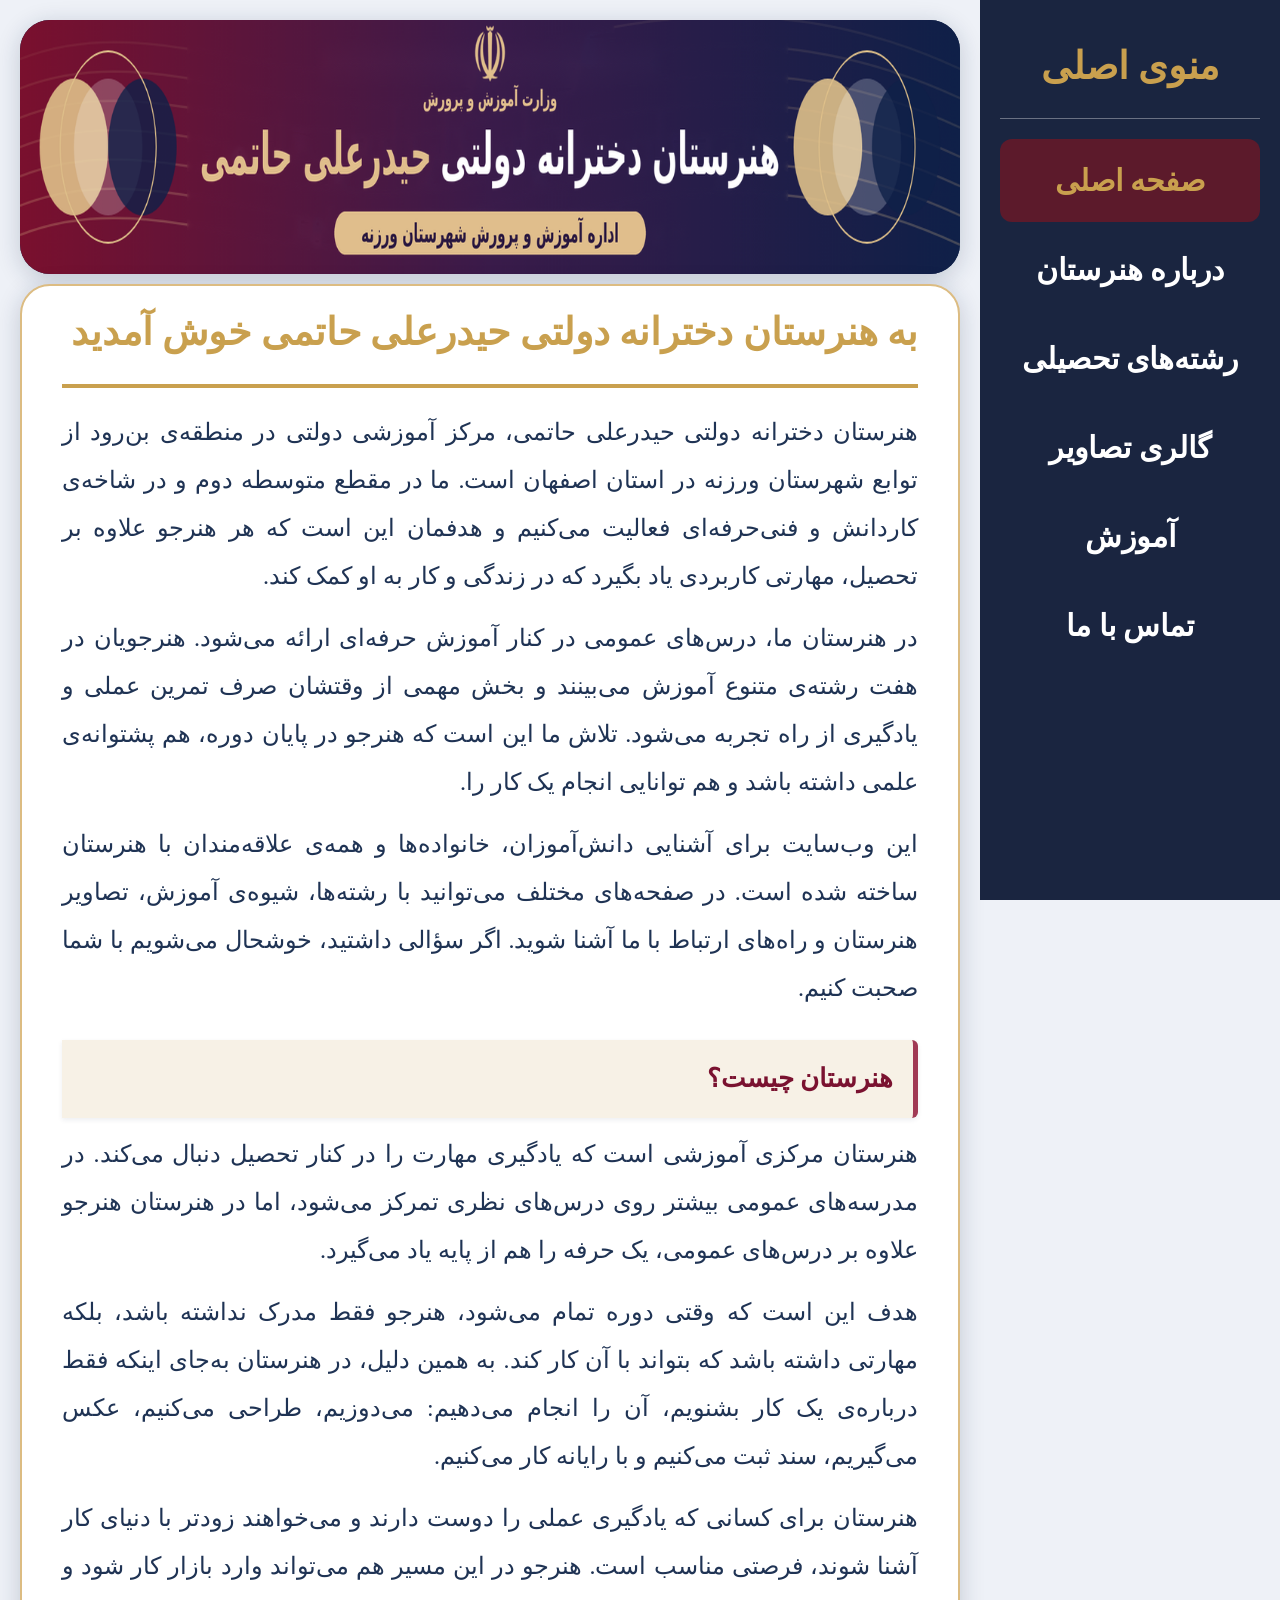
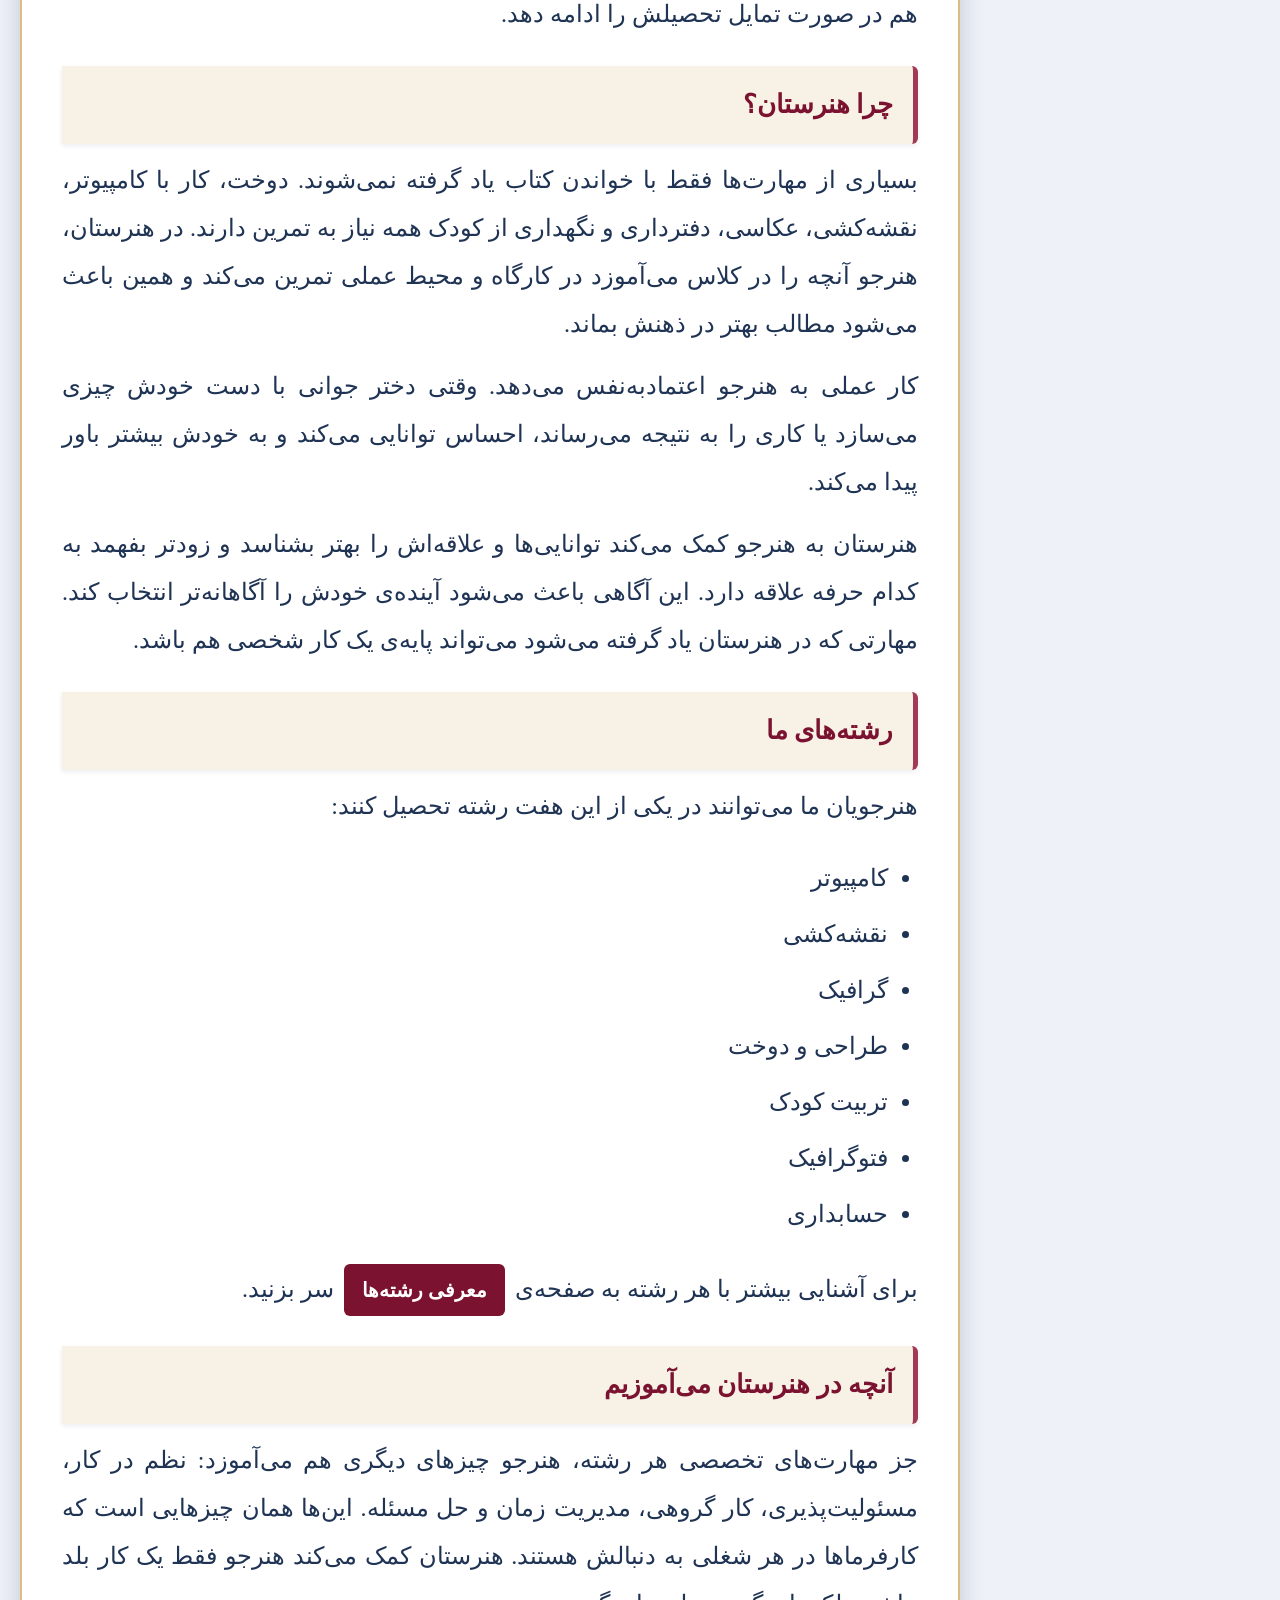
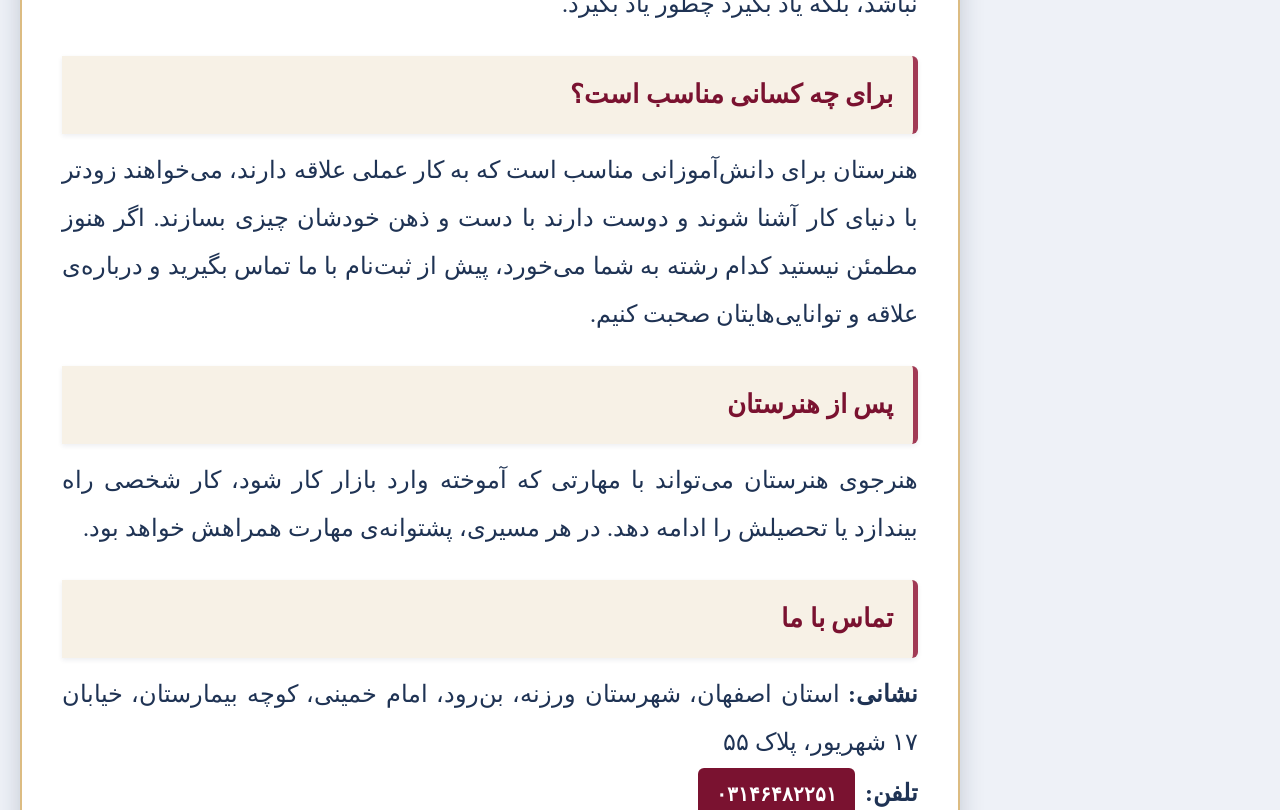
<file: index.html>
<!doctype html>
<html lang="fa" dir="rtl">
<head>
<meta charset="utf-8">
<meta name="viewport" content="width=device-width, initial-scale=1">
<title>صفحه اصلی</title>
<link rel="stylesheet" href="style4.css">
</head>
<body>
<div class="header"><picture><source media="(max-width:900px)" srcset="banner-aaa-mobile.png"><img src="banner-aaa.png" alt="بنر هنرستان دخترانه حاتمی"></picture></div>

<div class="main">
	<nav class="menu" aria-label="منوی اصلی">
		<div class="menu-title">منوی اصلی</div>
		<ul>
			<li><a href="index.html" class="active">صفحه اصلی</a></li>
			<li><a href="moarefi.html">درباره هنرستان</a></li>
			<li><a href="reshteh.html">رشته‌های تحصیلی</a></li>
			<li><a href="galeri.html">گالری تصاویر</a></li>
			<li><a href="amozesh.html">آموزش</a></li>
			<li><a href="tmas.html">تماس با ما</a></li>
		</ul>
	</nav>
	<div class="content">
<h1 class="menu-title">به هنرستان دخترانه دولتی حیدرعلی حاتمی خوش آمدید</h1>
<p>
هنرستان دخترانه دولتی حیدرعلی حاتمی، مرکز آموزشی دولتی در منطقه‌ی بن‌رود از توابع شهرستان ورزنه در استان اصفهان است. ما در مقطع متوسطه دوم و در شاخه‌ی کاردانش و فنی‌حرفه‌ای فعالیت می‌کنیم و هدفمان این است که هر هنرجو علاوه بر تحصیل، مهارتی کاربردی یاد بگیرد که در زندگی و کار به او کمک کند.
</p>
<p>
در هنرستان ما، درس‌های عمومی در کنار آموزش حرفه‌ای ارائه می‌شود. هنرجویان در هفت رشته‌ی متنوع آموزش می‌بینند و بخش مهمی از وقتشان صرف تمرین عملی و یادگیری از راه تجربه می‌شود. تلاش ما این است که هنرجو در پایان دوره، هم پشتوانه‌ی علمی داشته باشد و هم توانایی انجام یک کار را.
</p>
<p>
این وب‌سایت برای آشنایی دانش‌آموزان، خانواده‌ها و همه‌ی علاقه‌مندان با هنرستان ساخته شده است. در صفحه‌های مختلف می‌توانید با رشته‌ها، شیوه‌ی آموزش، تصاویر هنرستان و راه‌های ارتباط با ما آشنا شوید. اگر سؤالی داشتید، خوشحال می‌شویم با شما صحبت کنیم.
</p>

<h3>هنرستان چیست؟</h3>
<p>
هنرستان مرکزی آموزشی است که یادگیری مهارت را در کنار تحصیل دنبال می‌کند. در مدرسه‌های عمومی بیشتر روی درس‌های نظری تمرکز می‌شود، اما در هنرستان هنرجو علاوه بر درس‌های عمومی، یک حرفه را هم از پایه یاد می‌گیرد.
</p>
<p>
هدف این است که وقتی دوره تمام می‌شود، هنرجو فقط مدرک نداشته باشد، بلکه مهارتی داشته باشد که بتواند با آن کار کند. به همین دلیل، در هنرستان به‌جای اینکه فقط درباره‌ی یک کار بشنویم، آن را انجام می‌دهیم: می‌دوزیم، طراحی می‌کنیم، عکس می‌گیریم، سند ثبت می‌کنیم و با رایانه کار می‌کنیم.
</p>
<p>
هنرستان برای کسانی که یادگیری عملی را دوست دارند و می‌خواهند زودتر با دنیای کار آشنا شوند، فرصتی مناسب است. هنرجو در این مسیر هم می‌تواند وارد بازار کار شود و هم در صورت تمایل تحصیلش را ادامه دهد.
</p>

<h3>چرا هنرستان؟</h3>
<p>
بسیاری از مهارت‌ها فقط با خواندن کتاب یاد گرفته نمی‌شوند. دوخت، کار با کامپیوتر، نقشه‌کشی، عکاسی، دفترداری و نگهداری از کودک همه نیاز به تمرین دارند. در هنرستان، هنرجو آنچه را در کلاس می‌آموزد در کارگاه و محیط عملی تمرین می‌کند و همین باعث می‌شود مطالب بهتر در ذهنش بماند.
</p>
<p>
کار عملی به هنرجو اعتمادبه‌نفس می‌دهد. وقتی دختر جوانی با دست خودش چیزی می‌سازد یا کاری را به نتیجه می‌رساند، احساس توانایی می‌کند و به خودش بیشتر باور پیدا می‌کند.
</p>
<p>
هنرستان به هنرجو کمک می‌کند توانایی‌ها و علاقه‌اش را بهتر بشناسد و زودتر بفهمد به کدام حرفه علاقه دارد. این آگاهی باعث می‌شود آینده‌ی خودش را آگاهانه‌تر انتخاب کند. مهارتی که در هنرستان یاد گرفته می‌شود می‌تواند پایه‌ی یک کار شخصی هم باشد.
</p>

<h3>رشته‌های ما</h3>
<p>هنرجویان ما می‌توانند در یکی از این هفت رشته تحصیل کنند:</p>
<ul>
  <li>کامپیوتر</li>
  <li>نقشه‌کشی</li>
  <li>گرافیک</li>
  <li>طراحی و دوخت</li>
  <li>تربیت کودک</li>
  <li>فتوگرافیک</li>
  <li>حسابداری</li>
</ul>
<p>برای آشنایی بیشتر با هر رشته به صفحه‌ی <a href="reshteh.html">معرفی رشته‌ها</a> سر بزنید.</p>

<h3>آنچه در هنرستان می‌آموزیم</h3>
<p>
جز مهارت‌های تخصصی هر رشته، هنرجو چیزهای دیگری هم می‌آموزد: نظم در کار، مسئولیت‌پذیری، کار گروهی، مدیریت زمان و حل مسئله. این‌ها همان چیزهایی است که کارفرماها در هر شغلی به دنبالش هستند. هنرستان کمک می‌کند هنرجو فقط یک کار بلد نباشد، بلکه یاد بگیرد چطور یاد بگیرد.
</p>

<h3>برای چه کسانی مناسب است؟</h3>
<p>
هنرستان برای دانش‌آموزانی مناسب است که به کار عملی علاقه دارند، می‌خواهند زودتر با دنیای کار آشنا شوند و دوست دارند با دست و ذهن خودشان چیزی بسازند. اگر هنوز مطمئن نیستید کدام رشته به شما می‌خورد، پیش از ثبت‌نام با ما تماس بگیرید و درباره‌ی علاقه و توانایی‌هایتان صحبت کنیم.
</p>

<h3>پس از هنرستان</h3>
<p>
هنرجوی هنرستان می‌تواند با مهارتی که آموخته وارد بازار کار شود، کار شخصی راه بیندازد یا تحصیلش را ادامه دهد. در هر مسیری، پشتوانه‌ی مهارت همراهش خواهد بود.
</p>

<h3>تماس با ما</h3>
<p>
<strong>نشانی:</strong> استان اصفهان، شهرستان ورزنه، بن‌رود، امام خمینی، کوچه بیمارستان، خیابان ۱۷ شهریور، پلاک ۵۵<br>
<strong>تلفن:</strong> <a href="tel:03146482251">۰۳۱۴۶۴۸۲۲۵۱</a>
</p>
	</div>
</div>

<div class="footer"><picture><source media="(max-width:900px)" srcset="footer-mobile.png"><img src="footer-5.png" alt=""></picture></div>
</body>
</html>
</file>
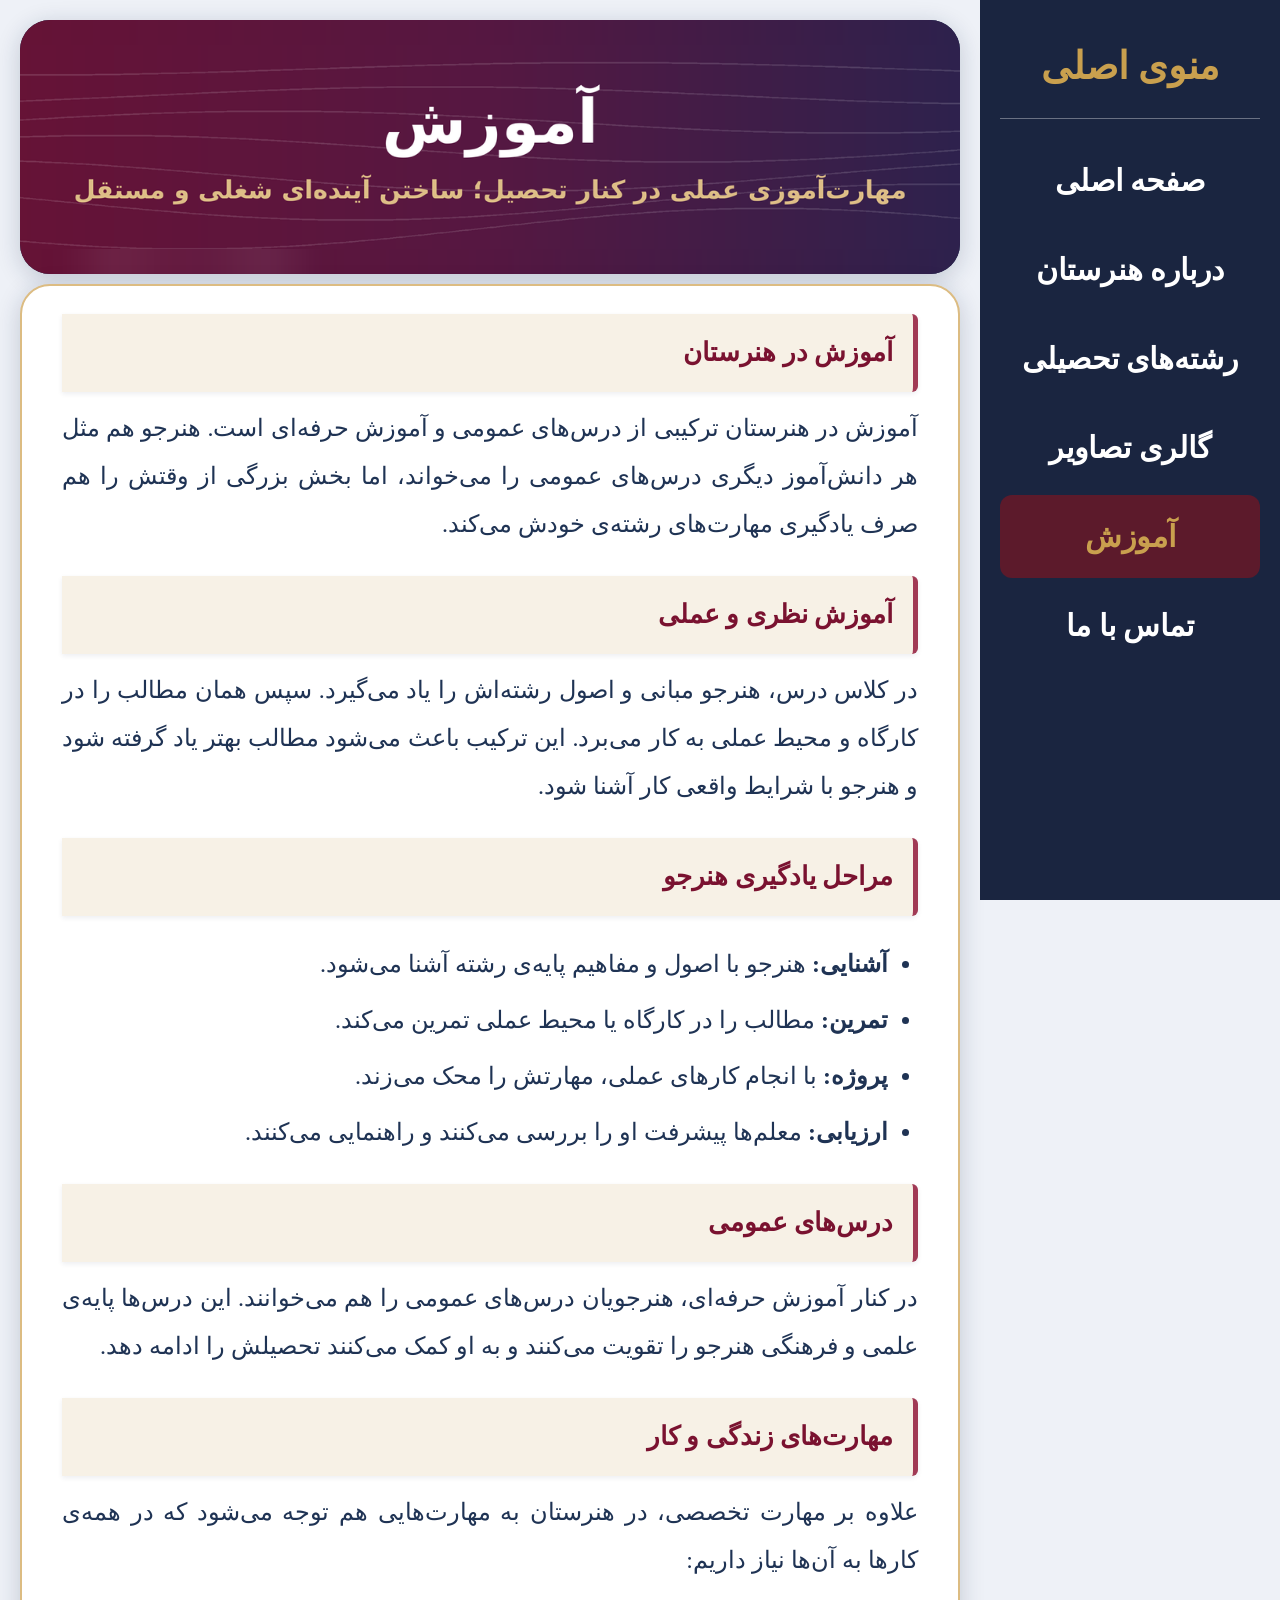
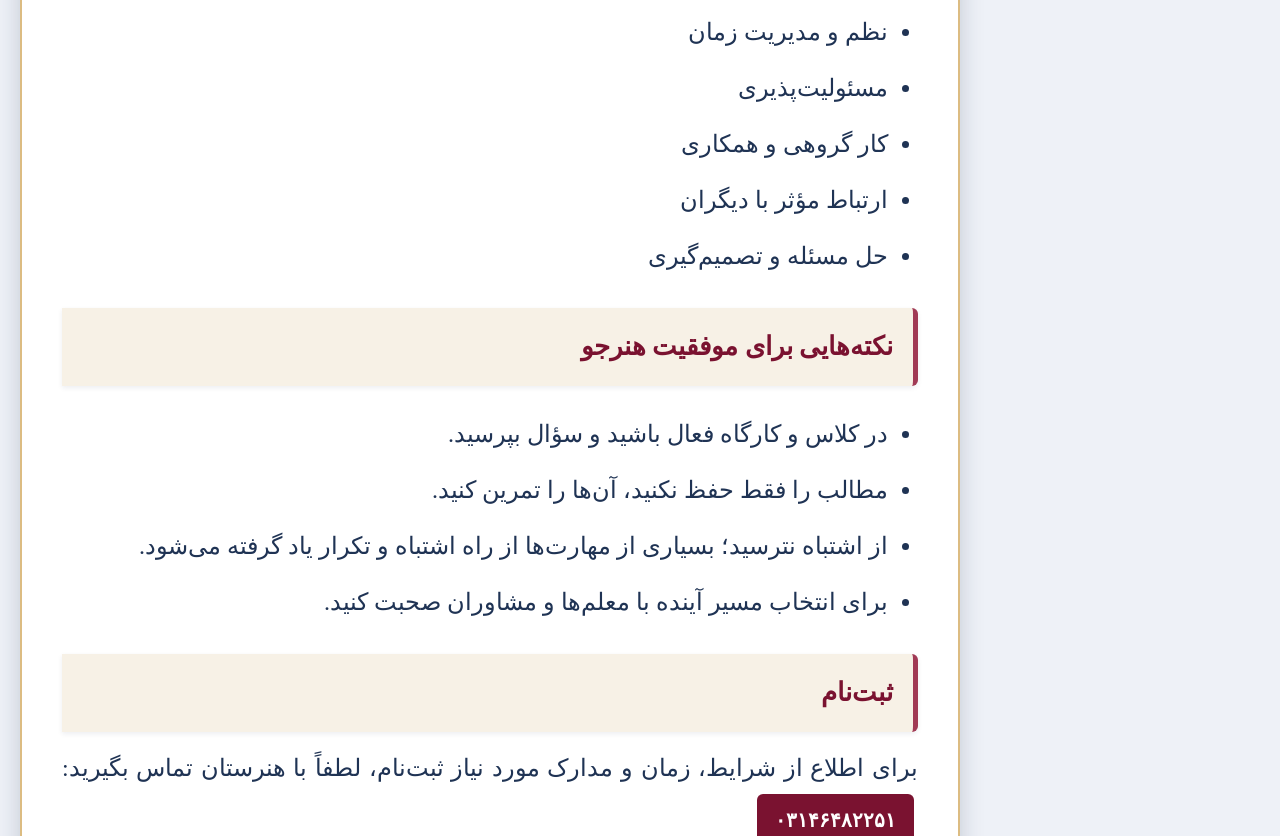
<file: amozesh.html>
<!doctype html>
<html lang="fa" dir="rtl">
<head>
<meta charset="utf-8">
<meta name="viewport" content="width=device-width, initial-scale=1">
<title>آموزش</title>
<link rel="stylesheet" href="style4.css">
</head>
<body>
<div class="header"><picture><source media="(max-width:900px)" srcset="banner-amozesh-mobile.png"><img src="banner-amozesh.png" alt="بنر هنرستان دخترانه حاتمی"></picture></div>

<div class="main">
	<nav class="menu" aria-label="منوی اصلی">
		<div class="menu-title">منوی اصلی</div>
		<ul>
			<li><a href="index.html">صفحه اصلی</a></li>
			<li><a href="moarefi.html">درباره هنرستان</a></li>
			<li><a href="reshteh.html">رشته‌های تحصیلی</a></li>
			<li><a href="galeri.html">گالری تصاویر</a></li>
			<li><a href="amozesh.html" class="active">آموزش</a></li>
			<li><a href="tmas.html">تماس با ما</a></li>
		</ul>
	</nav>
	<div class="content">
<h3>آموزش در هنرستان</h3>
<p>
آموزش در هنرستان ترکیبی از درس‌های عمومی و آموزش حرفه‌ای است. هنرجو هم مثل هر دانش‌آموز دیگری درس‌های عمومی را می‌خواند، اما بخش بزرگی از وقتش را هم صرف یادگیری مهارت‌های رشته‌ی خودش می‌کند.
</p>

<h3>آموزش نظری و عملی</h3>
<p>
در کلاس درس، هنرجو مبانی و اصول رشته‌اش را یاد می‌گیرد. سپس همان مطالب را در کارگاه و محیط عملی به کار می‌برد. این ترکیب باعث می‌شود مطالب بهتر یاد گرفته شود و هنرجو با شرایط واقعی کار آشنا شود.
</p>

<h3>مراحل یادگیری هنرجو</h3>
<ul>
  <li><strong>آشنایی:</strong> هنرجو با اصول و مفاهیم پایه‌ی رشته آشنا می‌شود.</li>
  <li><strong>تمرین:</strong> مطالب را در کارگاه یا محیط عملی تمرین می‌کند.</li>
  <li><strong>پروژه:</strong> با انجام کارهای عملی، مهارتش را محک می‌زند.</li>
  <li><strong>ارزیابی:</strong> معلم‌ها پیشرفت او را بررسی می‌کنند و راهنمایی می‌کنند.</li>
</ul>

<h3>درس‌های عمومی</h3>
<p>
در کنار آموزش حرفه‌ای، هنرجویان درس‌های عمومی را هم می‌خوانند. این درس‌ها پایه‌ی علمی و فرهنگی هنرجو را تقویت می‌کنند و به او کمک می‌کنند تحصیلش را ادامه دهد.
</p>

<h3>مهارت‌های زندگی و کار</h3>
<p>
علاوه بر مهارت تخصصی، در هنرستان به مهارت‌هایی هم توجه می‌شود که در همه‌ی کارها به آن‌ها نیاز داریم:
</p>
<ul>
  <li>نظم و مدیریت زمان</li>
  <li>مسئولیت‌پذیری</li>
  <li>کار گروهی و همکاری</li>
  <li>ارتباط مؤثر با دیگران</li>
  <li>حل مسئله و تصمیم‌گیری</li>
</ul>

<h3>نکته‌هایی برای موفقیت هنرجو</h3>
<ul>
  <li>در کلاس و کارگاه فعال باشید و سؤال بپرسید.</li>
  <li>مطالب را فقط حفظ نکنید، آن‌ها را تمرین کنید.</li>
  <li>از اشتباه نترسید؛ بسیاری از مهارت‌ها از راه اشتباه و تکرار یاد گرفته می‌شود.</li>
  <li>برای انتخاب مسیر آینده با معلم‌ها و مشاوران صحبت کنید.</li>
</ul>

<h3>ثبت‌نام</h3>
<p>
برای اطلاع از شرایط، زمان و مدارک مورد نیاز ثبت‌نام، لطفاً با هنرستان تماس بگیرید: <a href="tel:03146482251">۰۳۱۴۶۴۸۲۲۵۱</a>
</p>
	</div>
</div>

<div class="footer"><picture><source media="(max-width:900px)" srcset="footer-mobile.png"><img src="footer-5.png" alt=""></picture></div>
</body>
</html>
</file>
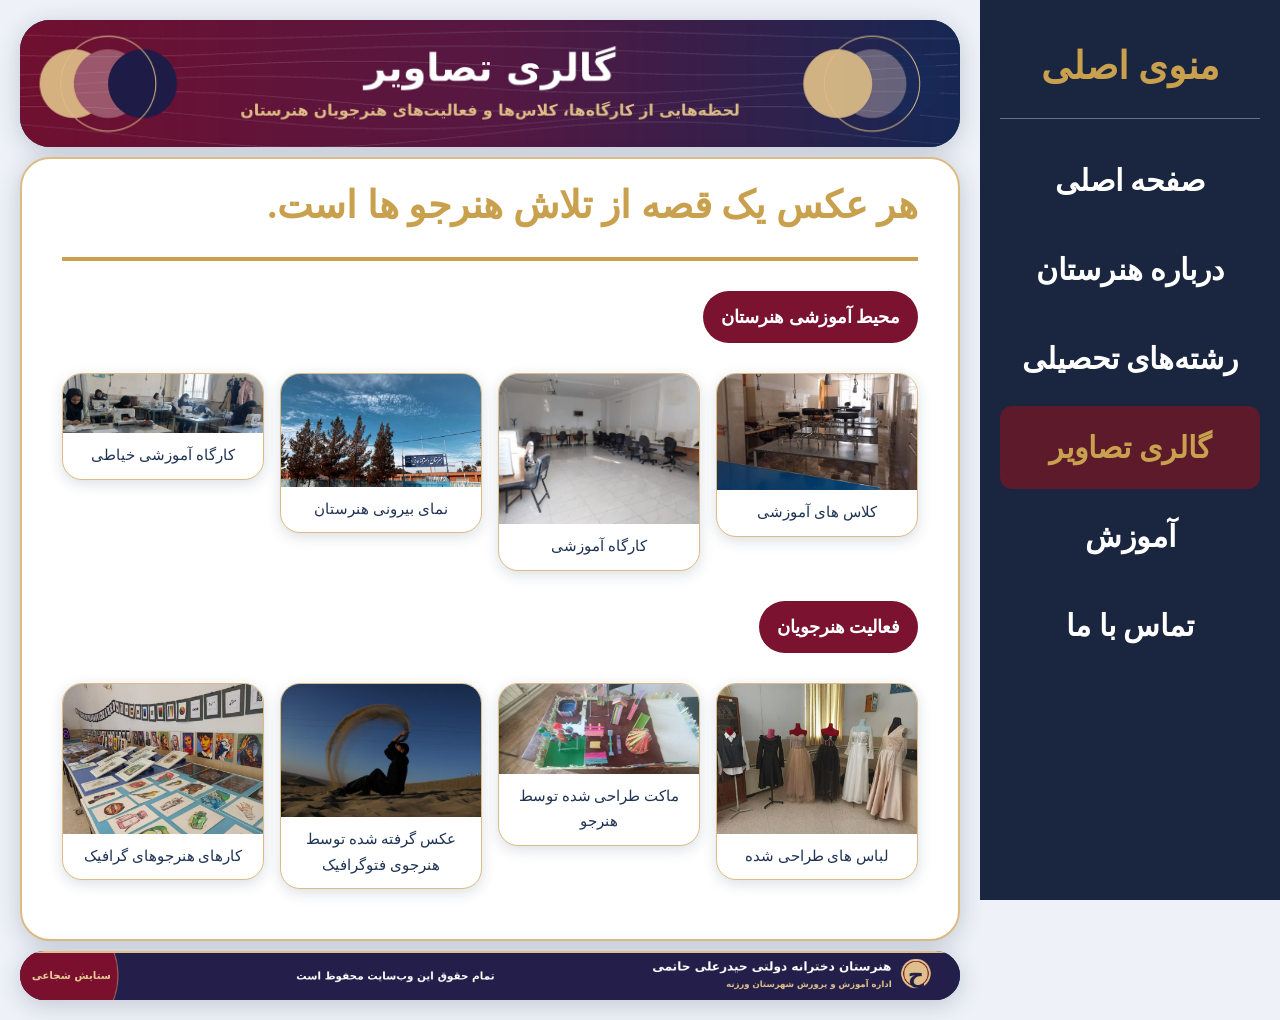
<file: galeri.html>
<!doctype html>
<html lang="fa" dir="rtl">
<head>
<meta charset="utf-8">
<meta name="viewport" content="width=device-width, initial-scale=1">
<title>گالری تصاویر | هنرستان دخترانه دولتی حیدرعلی حاتمی</title>
<link rel="stylesheet" href="style4.css">
</head>
<body>
<div class="header"><picture><source media="(max-width:900px)" srcset="banner-galeri-mobile.png"><img src="banner-galeri.png" alt="بنر هنرستان دخترانه حاتمی"></picture></div>

<div class="main">
	<nav class="menu" aria-label="منوی اصلی">
		<div class="menu-title">منوی اصلی</div>
		<ul>
			<li><a href="index.html">صفحه اصلی</a></li>
			<li><a href="moarefi.html">درباره هنرستان</a></li>
			<li><a href="reshteh.html">رشته‌های تحصیلی</a></li>
			<li><a href="galeri.html" class="active">گالری تصاویر</a></li>
			<li><a href="amozesh.html">آموزش</a></li>
			<li><a href="tmas.html">تماس با ما</a></li>
		</ul>
	</nav>
	<div class="content">
<h1 class="menu-title">هر عکس یک قصه از تلاش هنرجو ها است.</h1>

			<div class="gallery-section">
				<h4>محیط آموزشی هنرستان</h4>
				<div class="gallery">
					<figure>
						<img src="celassroom.jpg" alt="کلاس های آموزشی" loading="lazy">
						<figcaption>کلاس های آموزشی</figcaption>
					</figure>
					<figure>
						<img src="workshop.jpg" alt="کارگاه آموزشی" loading="lazy">
						<figcaption>کارگاه آموزشی</figcaption>
					</figure>
					<figure>
						<img src="school.jpg" alt="نمای بیرونی هنرستان" loading="lazy">
						<figcaption>نمای بیرونی هنرستان</figcaption>
					</figure>
					<figure>
						<img src="photo_31103634916_x.jpg" alt="کارگاه آموزشی خیاطی" loading="lazy">
						<figcaption>کارگاه آموزشی خیاطی</figcaption>
					</figure>
				</div>
			</div>

			<div class="gallery-section">
				<h4>فعالیت هنرجویان</h4>
				<div class="gallery">
					<figure>
						<img src="photo_31103634058_x.jpg" alt="فعالیت تربیت کودک" loading="lazy">
						<figcaption>لباس های طراحی شده</figcaption>
					</figure>
					<figure>
						<img src="photo_31103652159_x.jpg" alt="فعالیت تربیت کودک" loading="lazy">
						<figcaption>ماکت طراحی شده توسط هنرجو</figcaption>
					</figure>
					<figure>
						<img src="photo_31103617836_x.jpg" alt="فعالیت" loading="lazy">
						<figcaption>عکس گرفته شده توسط هنرجوی فتوگرافیک</figcaption>
					</figure>
					<figure>
						<img src="photo_31104265412_x.jpg" alt="فعالیت" loading="lazy">
						<figcaption>کارهای هنرجوهای گرافیک</figcaption>
					</figure>
				</div>
			</div>
	</div>
</div>

<div class="footer"><picture><source media="(max-width:900px)" srcset="footer-mobile.png"><img src="footer-5.png" alt=""></picture></div>
</body>
</html>
</file>
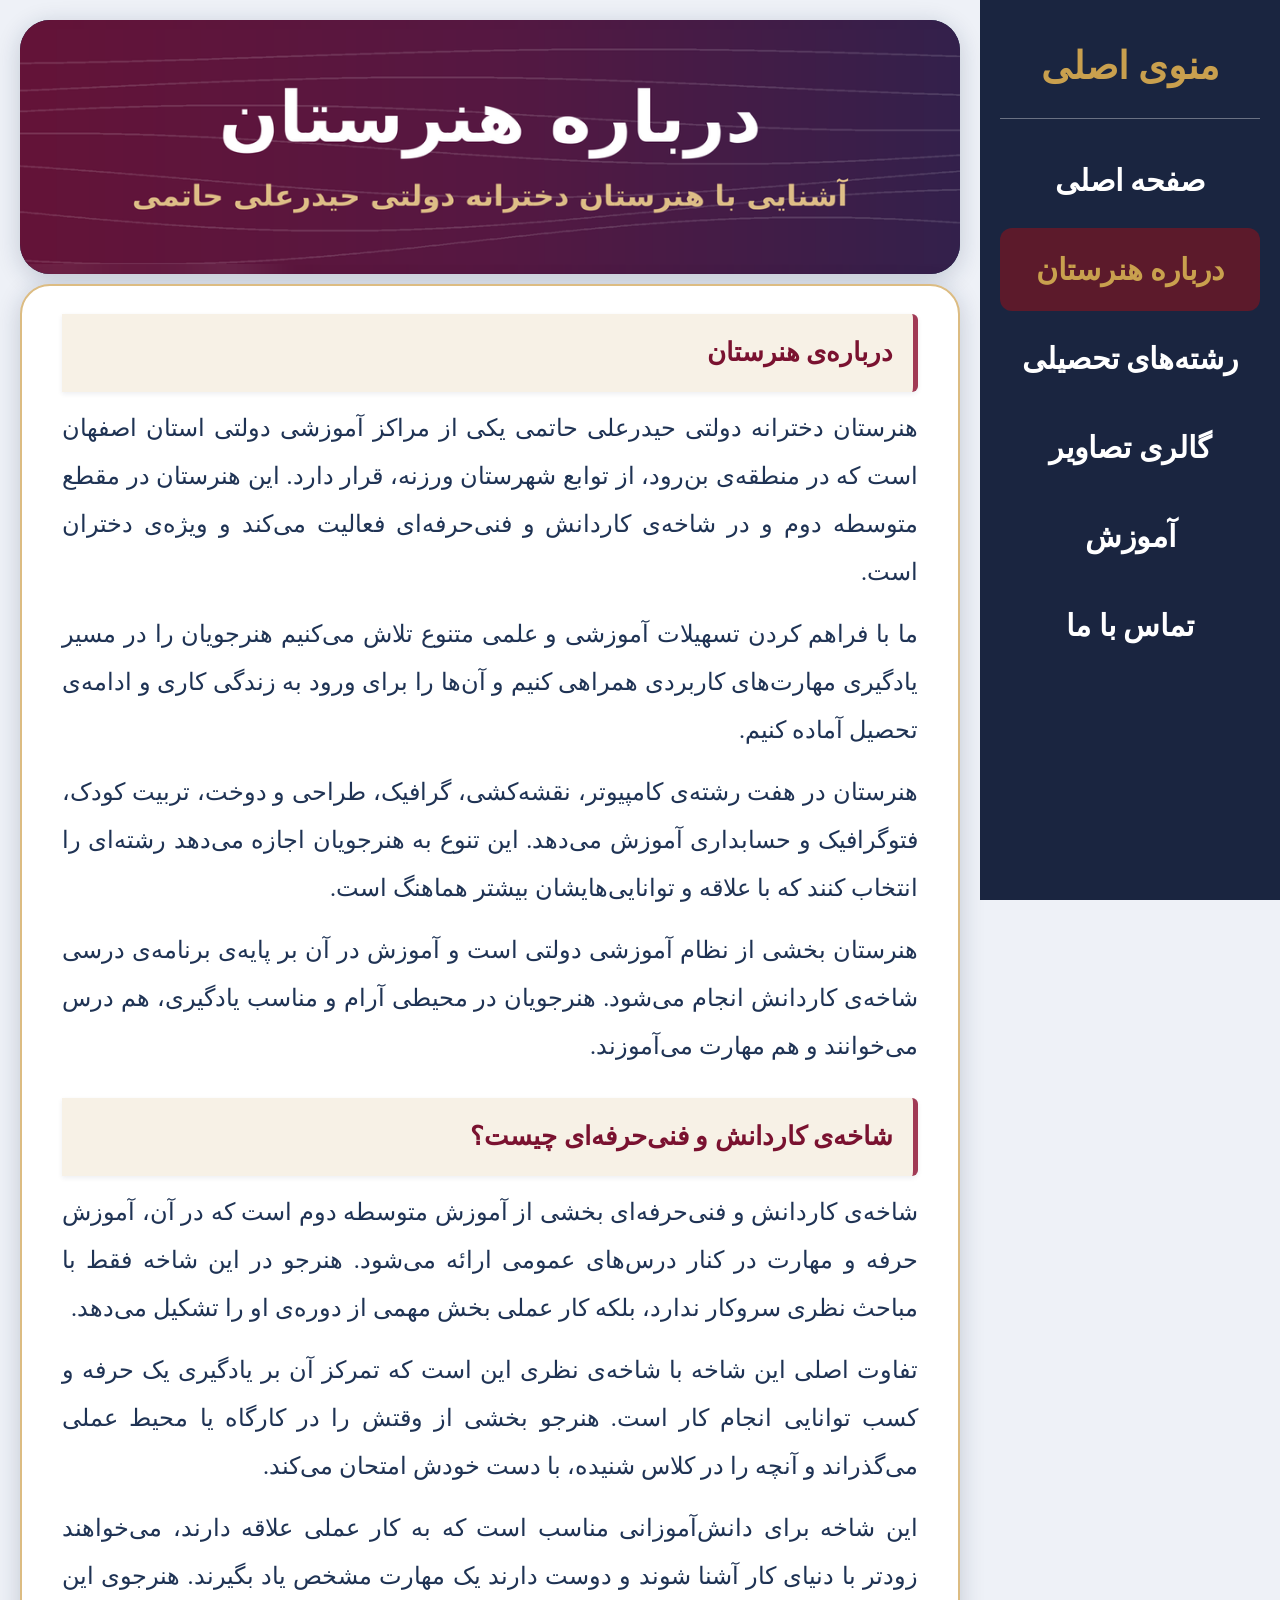
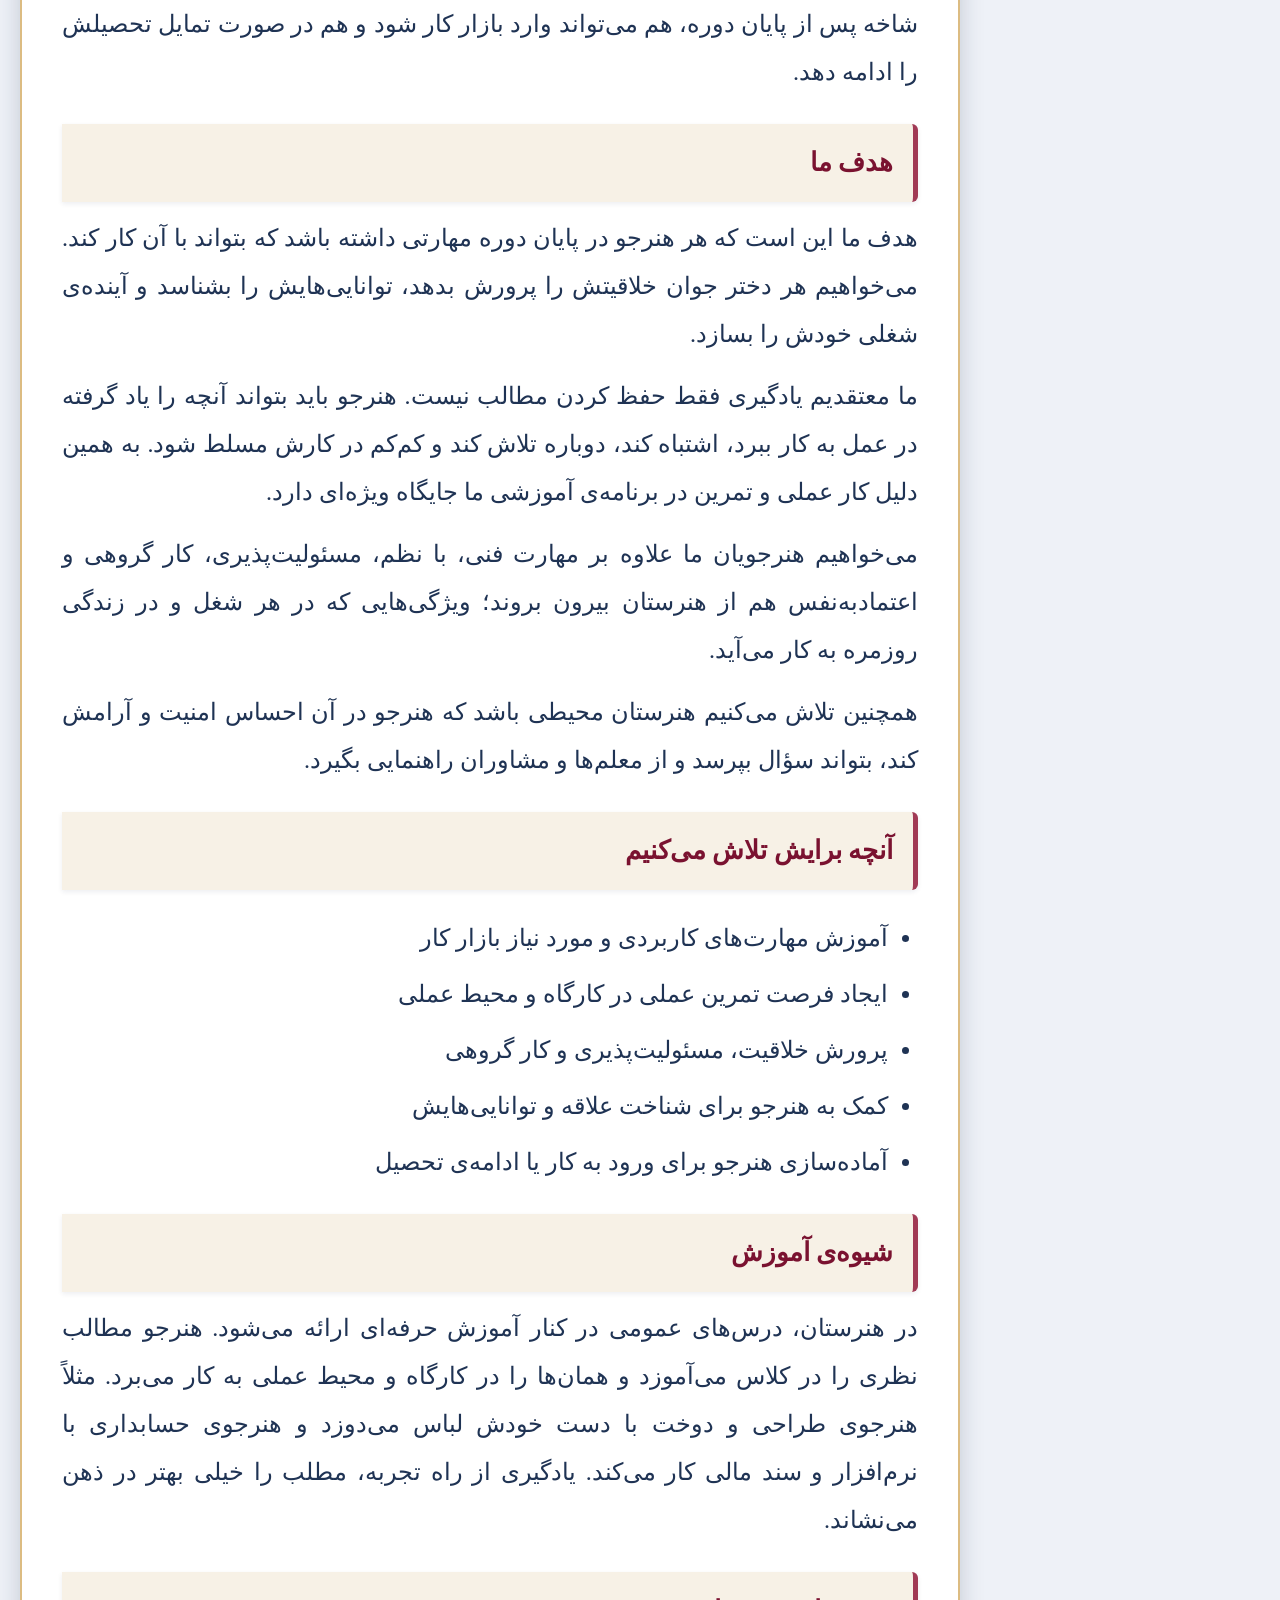
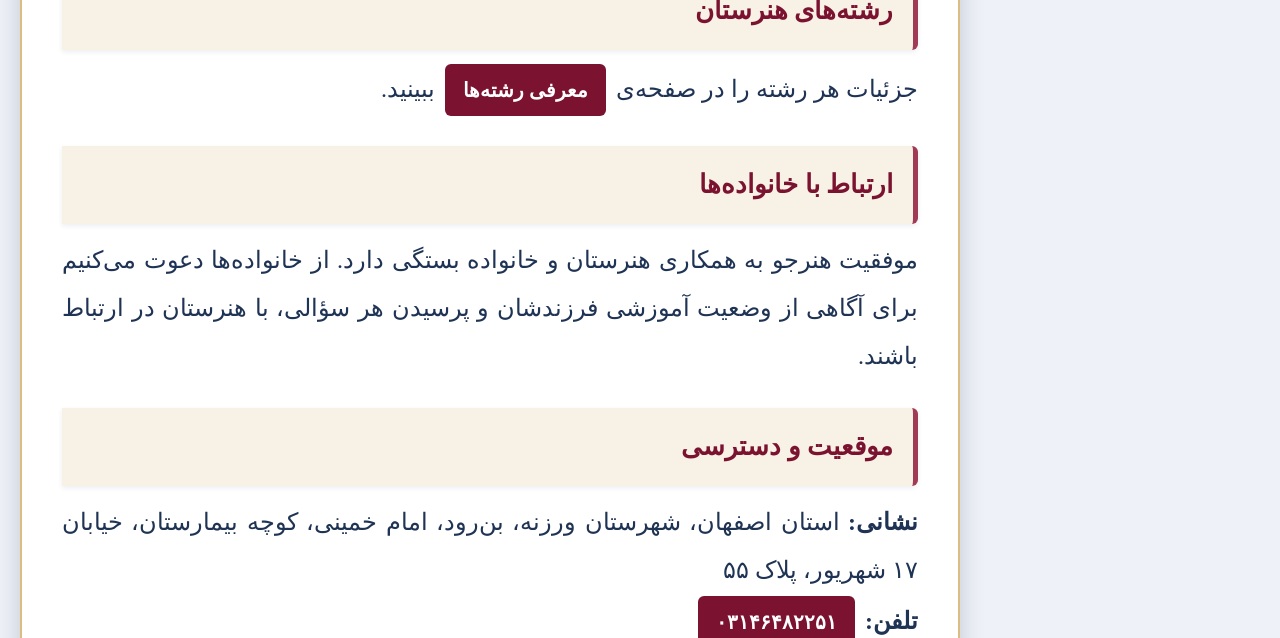
<file: moarefi.html>
<!doctype html>
<html lang="fa" dir="rtl">
<head>
<meta charset="utf-8">
<meta name="viewport" content="width=device-width, initial-scale=1">
<title>معرفی هنرستان</title>
<link rel="stylesheet" href="style4.css">
</head>
<body>
<div class="header"><picture><source media="(max-width:900px)" srcset="banner-moarefi-mobile.png"><img src="banner-moarefi.png" alt="بنر هنرستان دخترانه حاتمی"></picture></div>

<div class="main">
	<nav class="menu" aria-label="منوی اصلی">
		<div class="menu-title">منوی اصلی</div>
		<ul>
			<li><a href="index.html">صفحه اصلی</a></li>
			<li><a href="moarefi.html" class="active">درباره هنرستان</a></li>
			<li><a href="reshteh.html">رشته‌های تحصیلی</a></li>
			<li><a href="galeri.html">گالری تصاویر</a></li>
			<li><a href="amozesh.html">آموزش</a></li>
			<li><a href="tmas.html">تماس با ما</a></li>
		</ul>
	</nav>
	<div class="content">
<h3>درباره‌ی هنرستان</h3>
<p>
هنرستان دخترانه دولتی حیدرعلی حاتمی یکی از مراکز آموزشی دولتی استان اصفهان است که در منطقه‌ی بن‌رود، از توابع شهرستان ورزنه، قرار دارد. این هنرستان در مقطع متوسطه دوم و در شاخه‌ی کاردانش و فنی‌حرفه‌ای فعالیت می‌کند و ویژه‌ی دختران است.
</p>
<p>
ما با فراهم کردن تسهیلات آموزشی و علمی متنوع تلاش می‌کنیم هنرجویان را در مسیر یادگیری مهارت‌های کاربردی همراهی کنیم و آن‌ها را برای ورود به زندگی کاری و ادامه‌ی تحصیل آماده کنیم.
</p>
<p>
هنرستان در هفت رشته‌ی کامپیوتر، نقشه‌کشی، گرافیک، طراحی و دوخت، تربیت کودک، فتوگرافیک و حسابداری آموزش می‌دهد. این تنوع به هنرجویان اجازه می‌دهد رشته‌ای را انتخاب کنند که با علاقه و توانایی‌هایشان بیشتر هماهنگ است.
</p>
<p>
هنرستان بخشی از نظام آموزشی دولتی است و آموزش در آن بر پایه‌ی برنامه‌ی درسی شاخه‌ی کاردانش انجام می‌شود. هنرجویان در محیطی آرام و مناسب یادگیری، هم درس می‌خوانند و هم مهارت می‌آموزند.
</p>

<h3>شاخه‌ی کاردانش و فنی‌حرفه‌ای چیست؟</h3>
<p>
شاخه‌ی کاردانش و فنی‌حرفه‌ای بخشی از آموزش متوسطه دوم است که در آن، آموزش حرفه و مهارت در کنار درس‌های عمومی ارائه می‌شود. هنرجو در این شاخه فقط با مباحث نظری سروکار ندارد، بلکه کار عملی بخش مهمی از دوره‌ی او را تشکیل می‌دهد.
</p>
<p>
تفاوت اصلی این شاخه با شاخه‌ی نظری این است که تمرکز آن بر یادگیری یک حرفه و کسب توانایی انجام کار است. هنرجو بخشی از وقتش را در کارگاه یا محیط عملی می‌گذراند و آنچه را در کلاس شنیده، با دست خودش امتحان می‌کند.
</p>
<p>
این شاخه برای دانش‌آموزانی مناسب است که به کار عملی علاقه دارند، می‌خواهند زودتر با دنیای کار آشنا شوند و دوست دارند یک مهارت مشخص یاد بگیرند. هنرجوی این شاخه پس از پایان دوره، هم می‌تواند وارد بازار کار شود و هم در صورت تمایل تحصیلش را ادامه دهد.
</p>

<h3>هدف ما</h3>
<p>
هدف ما این است که هر هنرجو در پایان دوره مهارتی داشته باشد که بتواند با آن کار کند. می‌خواهیم هر دختر جوان خلاقیتش را پرورش بدهد، توانایی‌هایش را بشناسد و آینده‌ی شغلی خودش را بسازد.
</p>
<p>
ما معتقدیم یادگیری فقط حفظ کردن مطالب نیست. هنرجو باید بتواند آنچه را یاد گرفته در عمل به کار ببرد، اشتباه کند، دوباره تلاش کند و کم‌کم در کارش مسلط شود. به همین دلیل کار عملی و تمرین در برنامه‌ی آموزشی ما جایگاه ویژه‌ای دارد.
</p>
<p>
می‌خواهیم هنرجویان ما علاوه بر مهارت فنی، با نظم، مسئولیت‌پذیری، کار گروهی و اعتمادبه‌نفس هم از هنرستان بیرون بروند؛ ویژگی‌هایی که در هر شغل و در زندگی روزمره به کار می‌آید.
</p>
<p>
همچنین تلاش می‌کنیم هنرستان محیطی باشد که هنرجو در آن احساس امنیت و آرامش کند، بتواند سؤال بپرسد و از معلم‌ها و مشاوران راهنمایی بگیرد.
</p>

<h3>آنچه برایش تلاش می‌کنیم</h3>
<ul>
  <li>آموزش مهارت‌های کاربردی و مورد نیاز بازار کار</li>
  <li>ایجاد فرصت تمرین عملی در کارگاه و محیط عملی</li>
  <li>پرورش خلاقیت، مسئولیت‌پذیری و کار گروهی</li>
  <li>کمک به هنرجو برای شناخت علاقه و توانایی‌هایش</li>
  <li>آماده‌سازی هنرجو برای ورود به کار یا ادامه‌ی تحصیل</li>
</ul>

<h3>شیوه‌ی آموزش</h3>
<p>
در هنرستان، درس‌های عمومی در کنار آموزش حرفه‌ای ارائه می‌شود. هنرجو مطالب نظری را در کلاس می‌آموزد و همان‌ها را در کارگاه و محیط عملی به کار می‌برد. مثلاً هنرجوی طراحی و دوخت با دست خودش لباس می‌دوزد و هنرجوی حسابداری با نرم‌افزار و سند مالی کار می‌کند. یادگیری از راه تجربه، مطلب را خیلی بهتر در ذهن می‌نشاند.
</p>

<h3>رشته‌های هنرستان</h3>
<p>
جزئیات هر رشته را در صفحه‌ی <a href="reshteh.html">معرفی رشته‌ها</a> ببینید.
</p>

<h3>ارتباط با خانواده‌ها</h3>
<p>
موفقیت هنرجو به همکاری هنرستان و خانواده بستگی دارد. از خانواده‌ها دعوت می‌کنیم برای آگاهی از وضعیت آموزشی فرزندشان و پرسیدن هر سؤالی، با هنرستان در ارتباط باشند.
</p>

<h3>موقعیت و دسترسی</h3>
<p>
<strong>نشانی:</strong> استان اصفهان، شهرستان ورزنه، بن‌رود، امام خمینی، کوچه بیمارستان، خیابان ۱۷ شهریور، پلاک ۵۵<br>
<strong>تلفن:</strong> <a href="tel:03146482251">۰۳۱۴۶۴۸۲۲۵۱</a>
</p>
<!-- اگر این اطلاعات را داری، یک تیتر جدا برایشان اضافه کن: سال تأسیس، نام مدیر، امکانات، افتخارات هنرجویان -->
	</div>
</div>

<div class="footer"><picture><source media="(max-width:900px)" srcset="footer-mobile.png"><img src="footer-5.png" alt=""></picture></div>
</body>
</html>
</file>
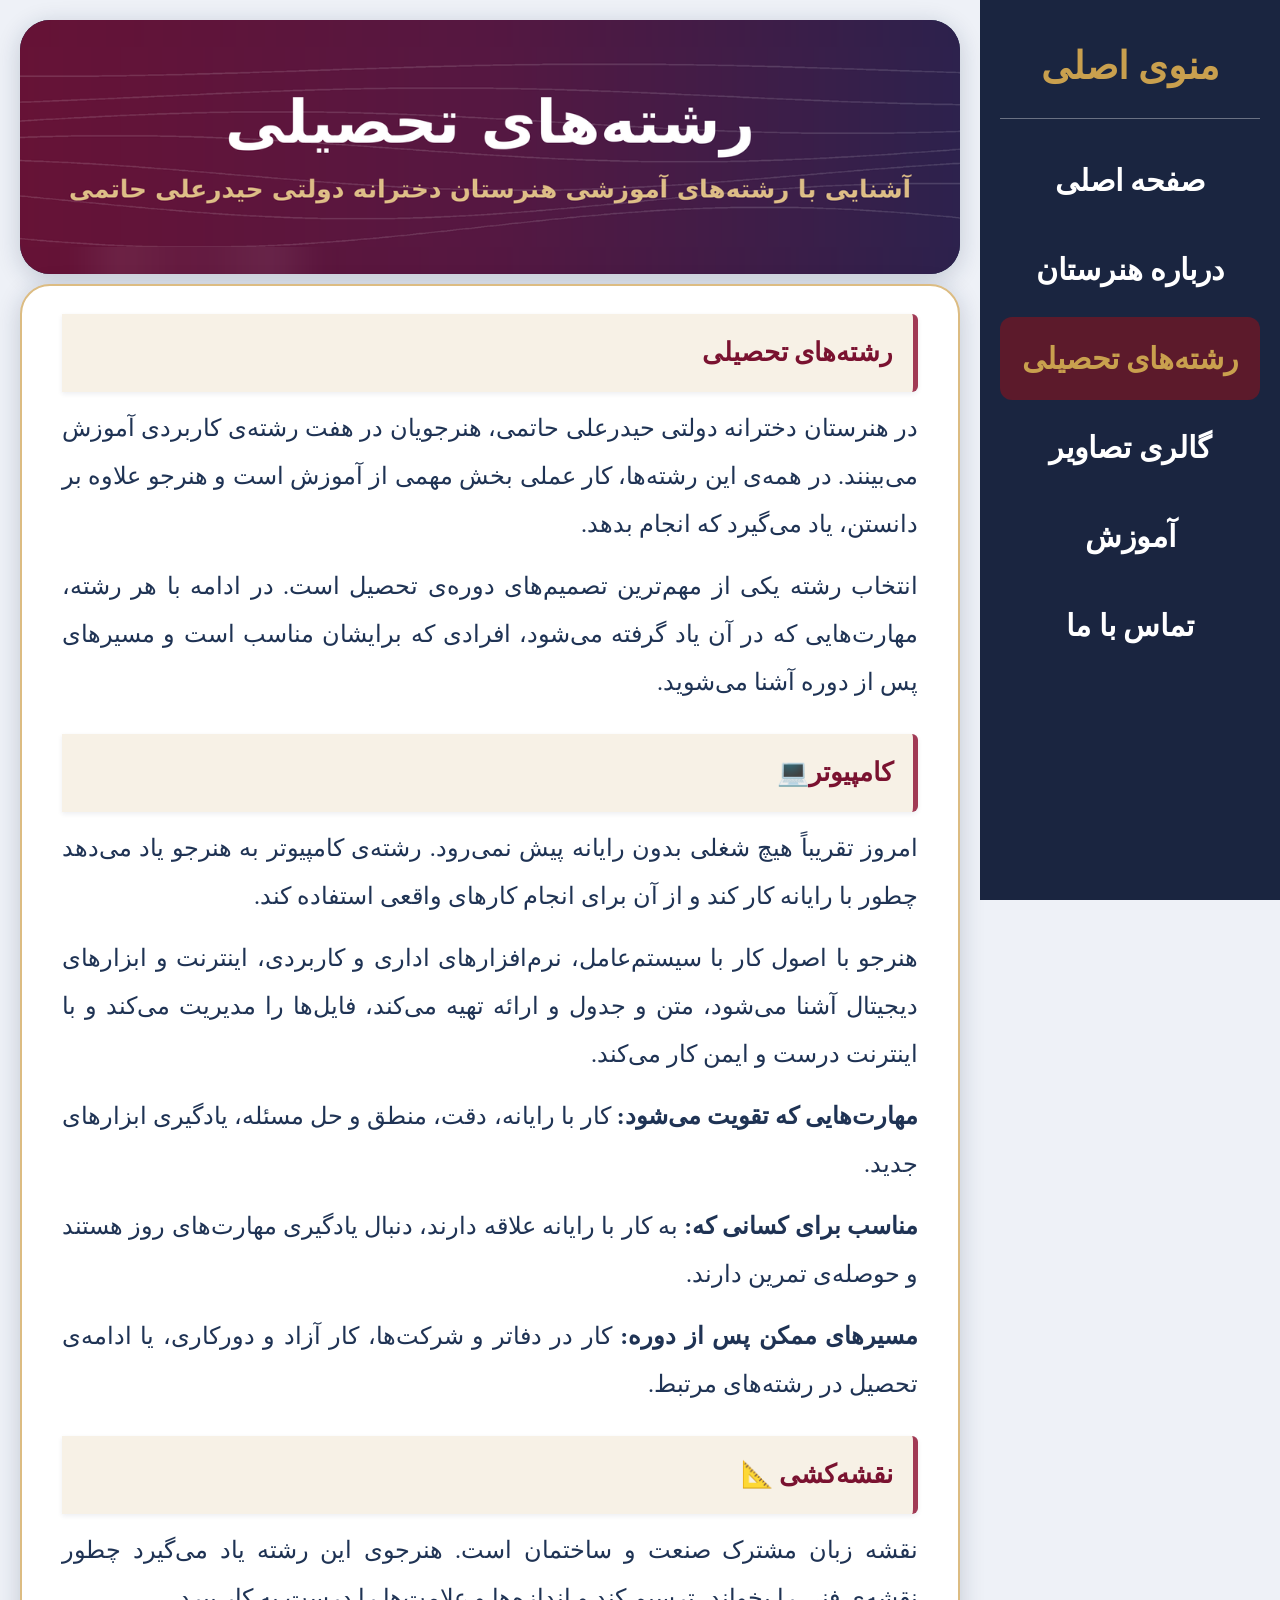
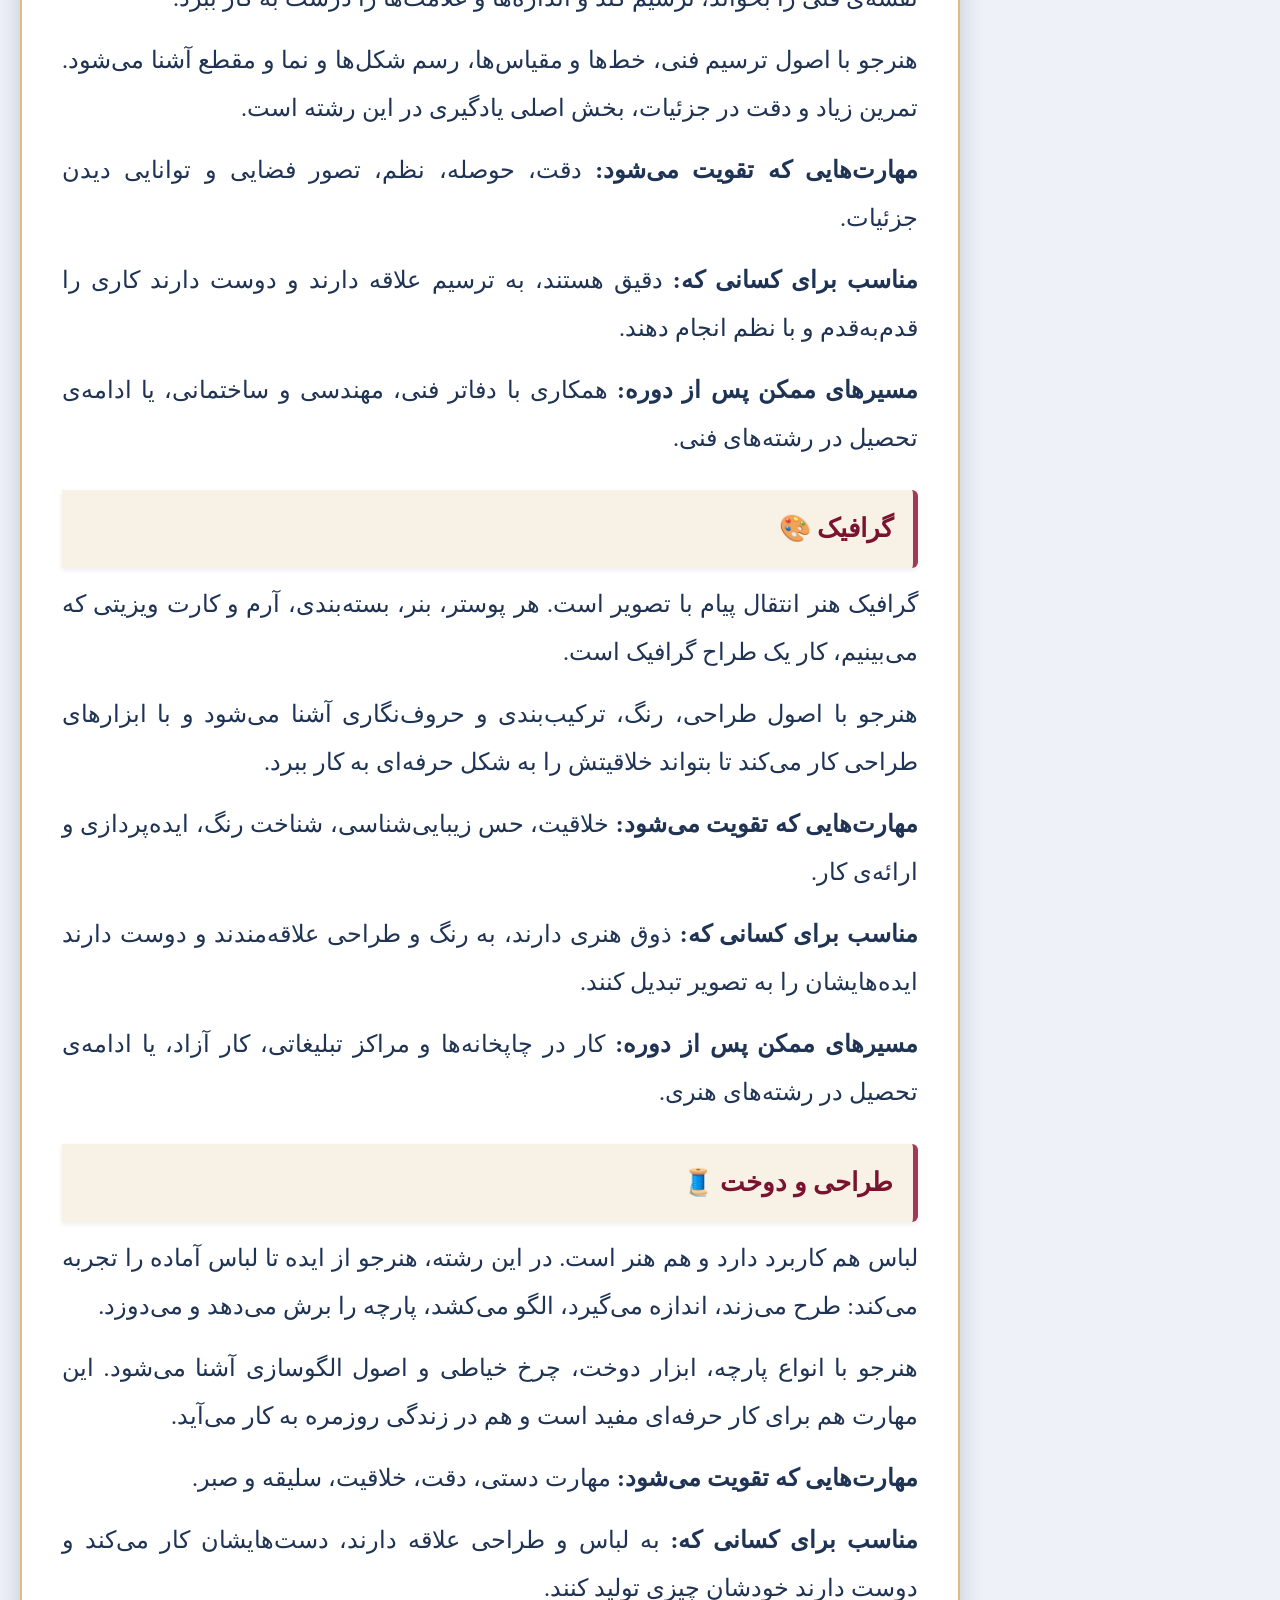
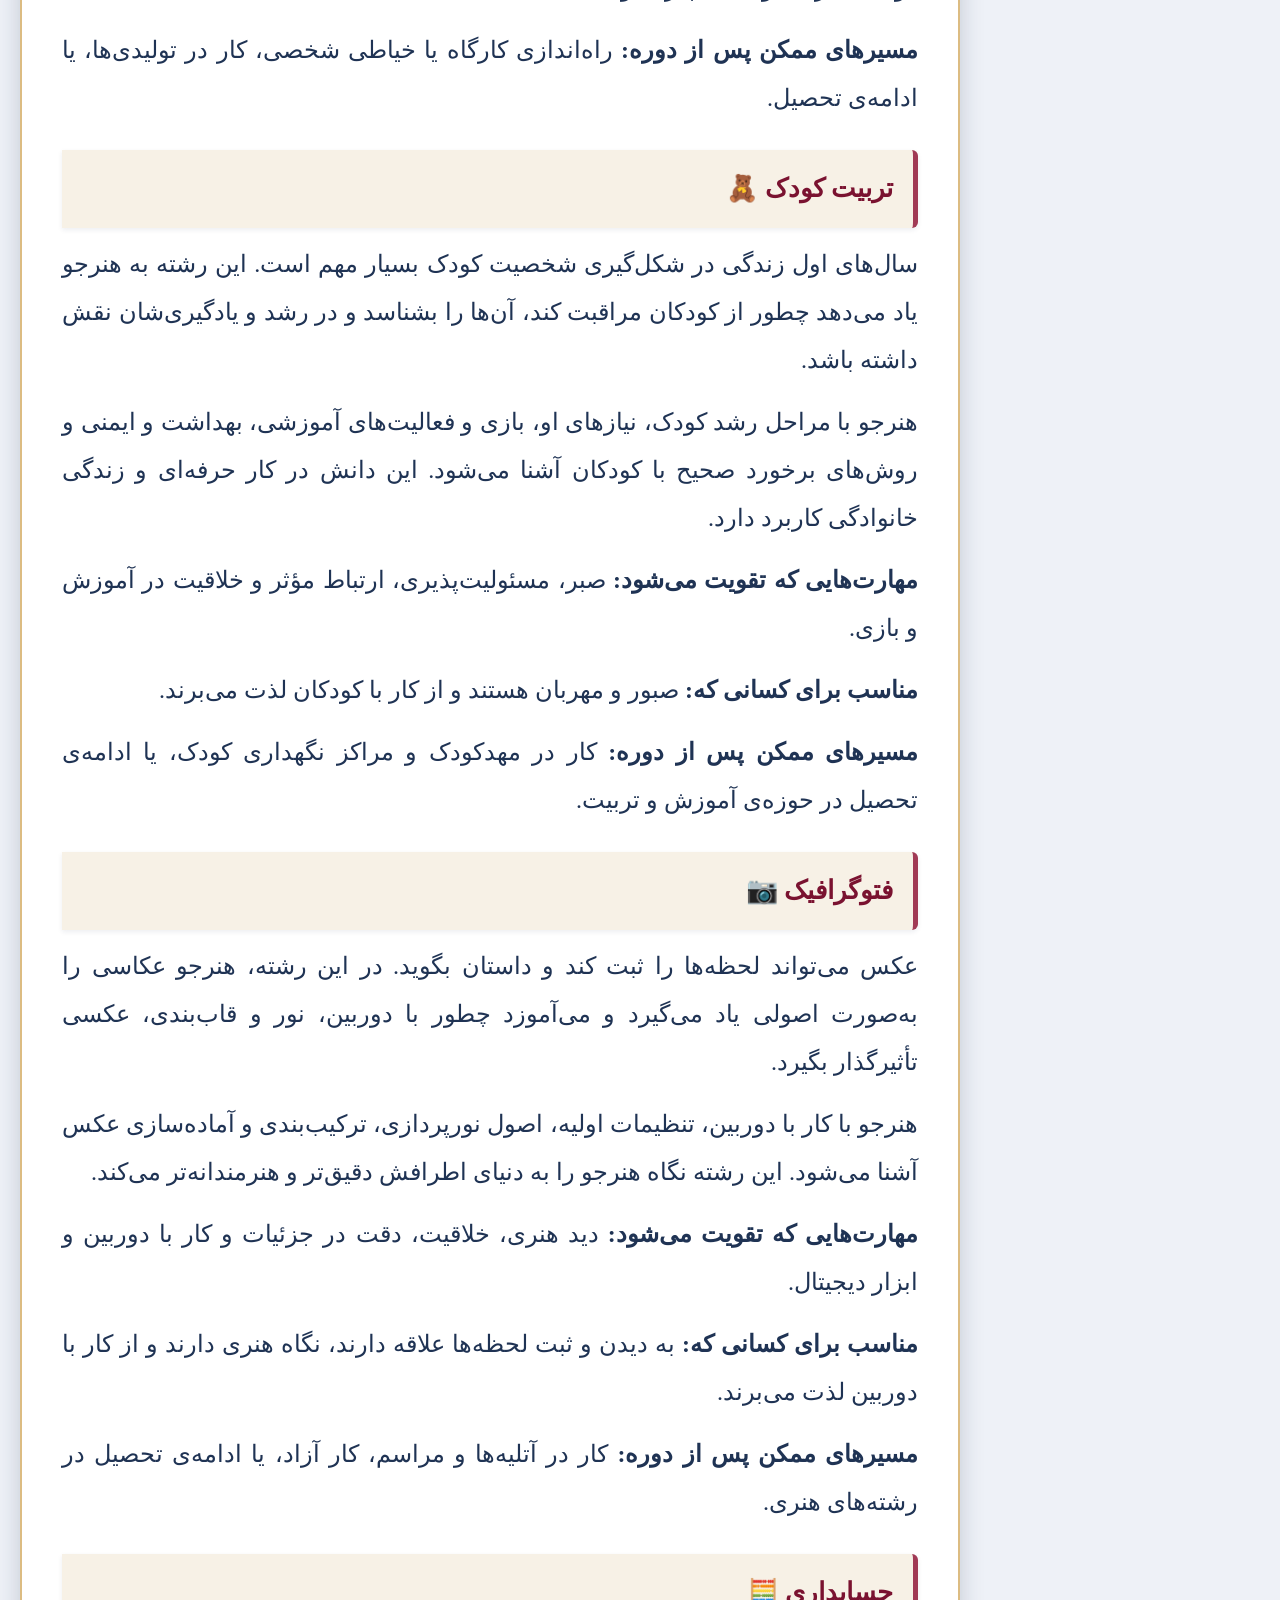
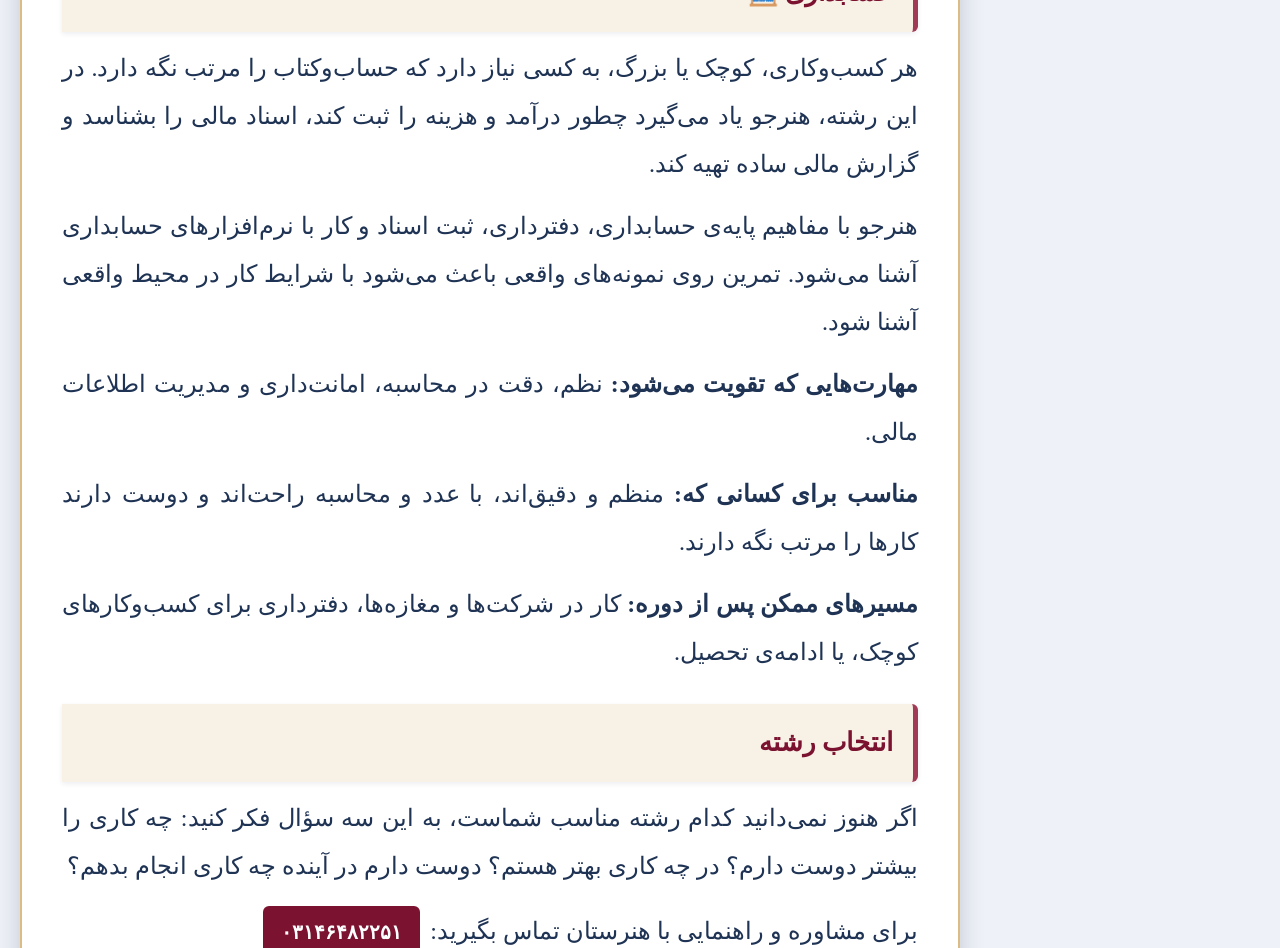
<file: reshteh.html>
<!doctype html>
<html lang="fa" dir="rtl">
<head>
<meta charset="utf-8">
<meta name="viewport" content="width=device-width, initial-scale=1">
<title>معرفی رشته های تحصیلی</title>
<link rel="stylesheet" href="style4.css">
</head>
<body>
<div class="header"><picture><source media="(max-width:900px)" srcset="banner-reshteh-mobile.png"><img src="banner-reshteh.png" alt="بنر هنرستان دخترانه حاتمی"></picture></div>

<div class="main">
	<nav class="menu" aria-label="منوی اصلی">
		<div class="menu-title">منوی اصلی</div>
		<ul>
			<li><a href="index.html">صفحه اصلی</a></li>
			<li><a href="moarefi.html">درباره هنرستان</a></li>
			<li><a href="reshteh.html" class="active">رشته‌های تحصیلی</a></li>
			<li><a href="galeri.html">گالری تصاویر</a></li>
			<li><a href="amozesh.html">آموزش</a></li>
			<li><a href="tmas.html">تماس با ما</a></li>
		</ul>
	</nav>
	<div class="content">
<h3>رشته‌های تحصیلی</h3>
<p>
در هنرستان دخترانه دولتی حیدرعلی حاتمی، هنرجویان در هفت رشته‌ی کاربردی آموزش می‌بینند. در همه‌ی این رشته‌ها، کار عملی بخش مهمی از آموزش است و هنرجو علاوه بر دانستن، یاد می‌گیرد که انجام بدهد.
</p>
<p>
انتخاب رشته یکی از مهم‌ترین تصمیم‌های دوره‌ی تحصیل است. در ادامه با هر رشته، مهارت‌هایی که در آن یاد گرفته می‌شود، افرادی که برایشان مناسب است و مسیرهای پس از دوره آشنا می‌شوید.
</p>

<h3>کامپیوتر💻</h3>
<p>
امروز تقریباً هیچ شغلی بدون رایانه پیش نمی‌رود. رشته‌ی کامپیوتر به هنرجو یاد می‌دهد چطور با رایانه کار کند و از آن برای انجام کارهای واقعی استفاده کند.
</p>
<p>
هنرجو با اصول کار با سیستم‌عامل، نرم‌افزارهای اداری و کاربردی، اینترنت و ابزارهای دیجیتال آشنا می‌شود، متن و جدول و ارائه تهیه می‌کند، فایل‌ها را مدیریت می‌کند و با اینترنت درست و ایمن کار می‌کند.
</p>
<p><strong>مهارت‌هایی که تقویت می‌شود:</strong> کار با رایانه، دقت، منطق و حل مسئله، یادگیری ابزارهای جدید.</p>
<p><strong>مناسب برای کسانی که:</strong> به کار با رایانه علاقه دارند، دنبال یادگیری مهارت‌های روز هستند و حوصله‌ی تمرین دارند.</p>
<p><strong>مسیرهای ممکن پس از دوره:</strong> کار در دفاتر و شرکت‌ها، کار آزاد و دورکاری، یا ادامه‌ی تحصیل در رشته‌های مرتبط.</p>

<h3> نقشه‌کشی 📐</h3>
<p>
نقشه زبان مشترک صنعت و ساختمان است. هنرجوی این رشته یاد می‌گیرد چطور نقشه‌ی فنی را بخواند، ترسیم کند و اندازه‌ها و علامت‌ها را درست به کار ببرد.
</p>
<p>
هنرجو با اصول ترسیم فنی، خط‌ها و مقیاس‌ها، رسم شکل‌ها و نما و مقطع آشنا می‌شود. تمرین زیاد و دقت در جزئیات، بخش اصلی یادگیری در این رشته است.
</p>
<p><strong>مهارت‌هایی که تقویت می‌شود:</strong> دقت، حوصله، نظم، تصور فضایی و توانایی دیدن جزئیات.</p>
<p><strong>مناسب برای کسانی که:</strong> دقیق هستند، به ترسیم علاقه دارند و دوست دارند کاری را قدم‌به‌قدم و با نظم انجام دهند.</p>
<p><strong>مسیرهای ممکن پس از دوره:</strong> همکاری با دفاتر فنی، مهندسی و ساختمانی، یا ادامه‌ی تحصیل در رشته‌های فنی.</p>

<h3> گرافیک 🎨</h3>
<p>
گرافیک هنر انتقال پیام با تصویر است. هر پوستر، بنر، بسته‌بندی، آرم و کارت ویزیتی که می‌بینیم، کار یک طراح گرافیک است.
</p>
<p>
هنرجو با اصول طراحی، رنگ، ترکیب‌بندی و حروف‌نگاری آشنا می‌شود و با ابزارهای طراحی کار می‌کند تا بتواند خلاقیتش را به شکل حرفه‌ای به کار ببرد.
</p>
<p><strong>مهارت‌هایی که تقویت می‌شود:</strong> خلاقیت، حس زیبایی‌شناسی، شناخت رنگ، ایده‌پردازی و ارائه‌ی کار.</p>
<p><strong>مناسب برای کسانی که:</strong> ذوق هنری دارند، به رنگ و طراحی علاقه‌مندند و دوست دارند ایده‌هایشان را به تصویر تبدیل کنند.</p>
<p><strong>مسیرهای ممکن پس از دوره:</strong> کار در چاپخانه‌ها و مراکز تبلیغاتی، کار آزاد، یا ادامه‌ی تحصیل در رشته‌های هنری.</p>

<h3> طراحی و دوخت 🧵</h3>
<p>
لباس هم کاربرد دارد و هم هنر است. در این رشته، هنرجو از ایده تا لباس آماده را تجربه می‌کند: طرح می‌زند، اندازه می‌گیرد، الگو می‌کشد، پارچه را برش می‌دهد و می‌دوزد.
</p>
<p>
هنرجو با انواع پارچه، ابزار دوخت، چرخ خیاطی و اصول الگوسازی آشنا می‌شود. این مهارت هم برای کار حرفه‌ای مفید است و هم در زندگی روزمره به کار می‌آید.
</p>
<p><strong>مهارت‌هایی که تقویت می‌شود:</strong> مهارت دستی، دقت، خلاقیت، سلیقه و صبر.</p>
<p><strong>مناسب برای کسانی که:</strong> به لباس و طراحی علاقه دارند، دست‌هایشان کار می‌کند و دوست دارند خودشان چیزی تولید کنند.</p>
<p><strong>مسیرهای ممکن پس از دوره:</strong> راه‌اندازی کارگاه یا خیاطی شخصی، کار در تولیدی‌ها، یا ادامه‌ی تحصیل.</p>

<h3> تربیت کودک 🧸</h3>
<p>
سال‌های اول زندگی در شکل‌گیری شخصیت کودک بسیار مهم است. این رشته به هنرجو یاد می‌دهد چطور از کودکان مراقبت کند، آن‌ها را بشناسد و در رشد و یادگیری‌شان نقش داشته باشد.
</p>
<p>
هنرجو با مراحل رشد کودک، نیازهای او، بازی و فعالیت‌های آموزشی، بهداشت و ایمنی و روش‌های برخورد صحیح با کودکان آشنا می‌شود. این دانش در کار حرفه‌ای و زندگی خانوادگی کاربرد دارد.
</p>
<p><strong>مهارت‌هایی که تقویت می‌شود:</strong> صبر، مسئولیت‌پذیری، ارتباط مؤثر و خلاقیت در آموزش و بازی.</p>
<p><strong>مناسب برای کسانی که:</strong> صبور و مهربان هستند و از کار با کودکان لذت می‌برند.</p>
<p><strong>مسیرهای ممکن پس از دوره:</strong> کار در مهدکودک و مراکز نگهداری کودک، یا ادامه‌ی تحصیل در حوزه‌ی آموزش و تربیت.</p>

<h3> فتوگرافیک 📷</h3>
<p>
عکس می‌تواند لحظه‌ها را ثبت کند و داستان بگوید. در این رشته، هنرجو عکاسی را به‌صورت اصولی یاد می‌گیرد و می‌آموزد چطور با دوربین، نور و قاب‌بندی، عکسی تأثیرگذار بگیرد.
</p>
<p>
هنرجو با کار با دوربین، تنظیمات اولیه، اصول نورپردازی، ترکیب‌بندی و آماده‌سازی عکس آشنا می‌شود. این رشته نگاه هنرجو را به دنیای اطرافش دقیق‌تر و هنرمندانه‌تر می‌کند.
</p>
<p><strong>مهارت‌هایی که تقویت می‌شود:</strong> دید هنری، خلاقیت، دقت در جزئیات و کار با دوربین و ابزار دیجیتال.</p>
<p><strong>مناسب برای کسانی که:</strong> به دیدن و ثبت لحظه‌ها علاقه دارند، نگاه هنری دارند و از کار با دوربین لذت می‌برند.</p>
<p><strong>مسیرهای ممکن پس از دوره:</strong> کار در آتلیه‌ها و مراسم، کار آزاد، یا ادامه‌ی تحصیل در رشته‌های هنری.</p>

<h3> حسابداری 🧮</h3>
<p>
هر کسب‌وکاری، کوچک یا بزرگ، به کسی نیاز دارد که حساب‌وکتاب را مرتب نگه دارد. در این رشته، هنرجو یاد می‌گیرد چطور درآمد و هزینه را ثبت کند، اسناد مالی را بشناسد و گزارش مالی ساده تهیه کند.
</p>
<p>
هنرجو با مفاهیم پایه‌ی حسابداری، دفترداری، ثبت اسناد و کار با نرم‌افزارهای حسابداری آشنا می‌شود. تمرین روی نمونه‌های واقعی باعث می‌شود با شرایط کار در محیط واقعی آشنا شود.
</p>
<p><strong>مهارت‌هایی که تقویت می‌شود:</strong> نظم، دقت در محاسبه، امانت‌داری و مدیریت اطلاعات مالی.</p>
<p><strong>مناسب برای کسانی که:</strong> منظم و دقیق‌اند، با عدد و محاسبه راحت‌اند و دوست دارند کارها را مرتب نگه دارند.</p>
<p><strong>مسیرهای ممکن پس از دوره:</strong> کار در شرکت‌ها و مغازه‌ها، دفترداری برای کسب‌وکارهای کوچک، یا ادامه‌ی تحصیل.</p>

<h3>انتخاب رشته</h3>
<p>
اگر هنوز نمی‌دانید کدام رشته مناسب شماست، به این سه سؤال فکر کنید: چه کاری را بیشتر دوست دارم؟ در چه کاری بهتر هستم؟ دوست دارم در آینده چه کاری انجام بدهم؟
</p>
<p>
برای مشاوره و راهنمایی با هنرستان تماس بگیرید: <a href="tel:03146482251">۰۳۱۴۶۴۸۲۲۵۱</a>
</p>
	</div>
</div>

<div class="footer"><picture><source media="(max-width:900px)" srcset="footer-mobile.png"><img src="footer-5.png" alt=""></picture></div>
</body>
</html>
</file>
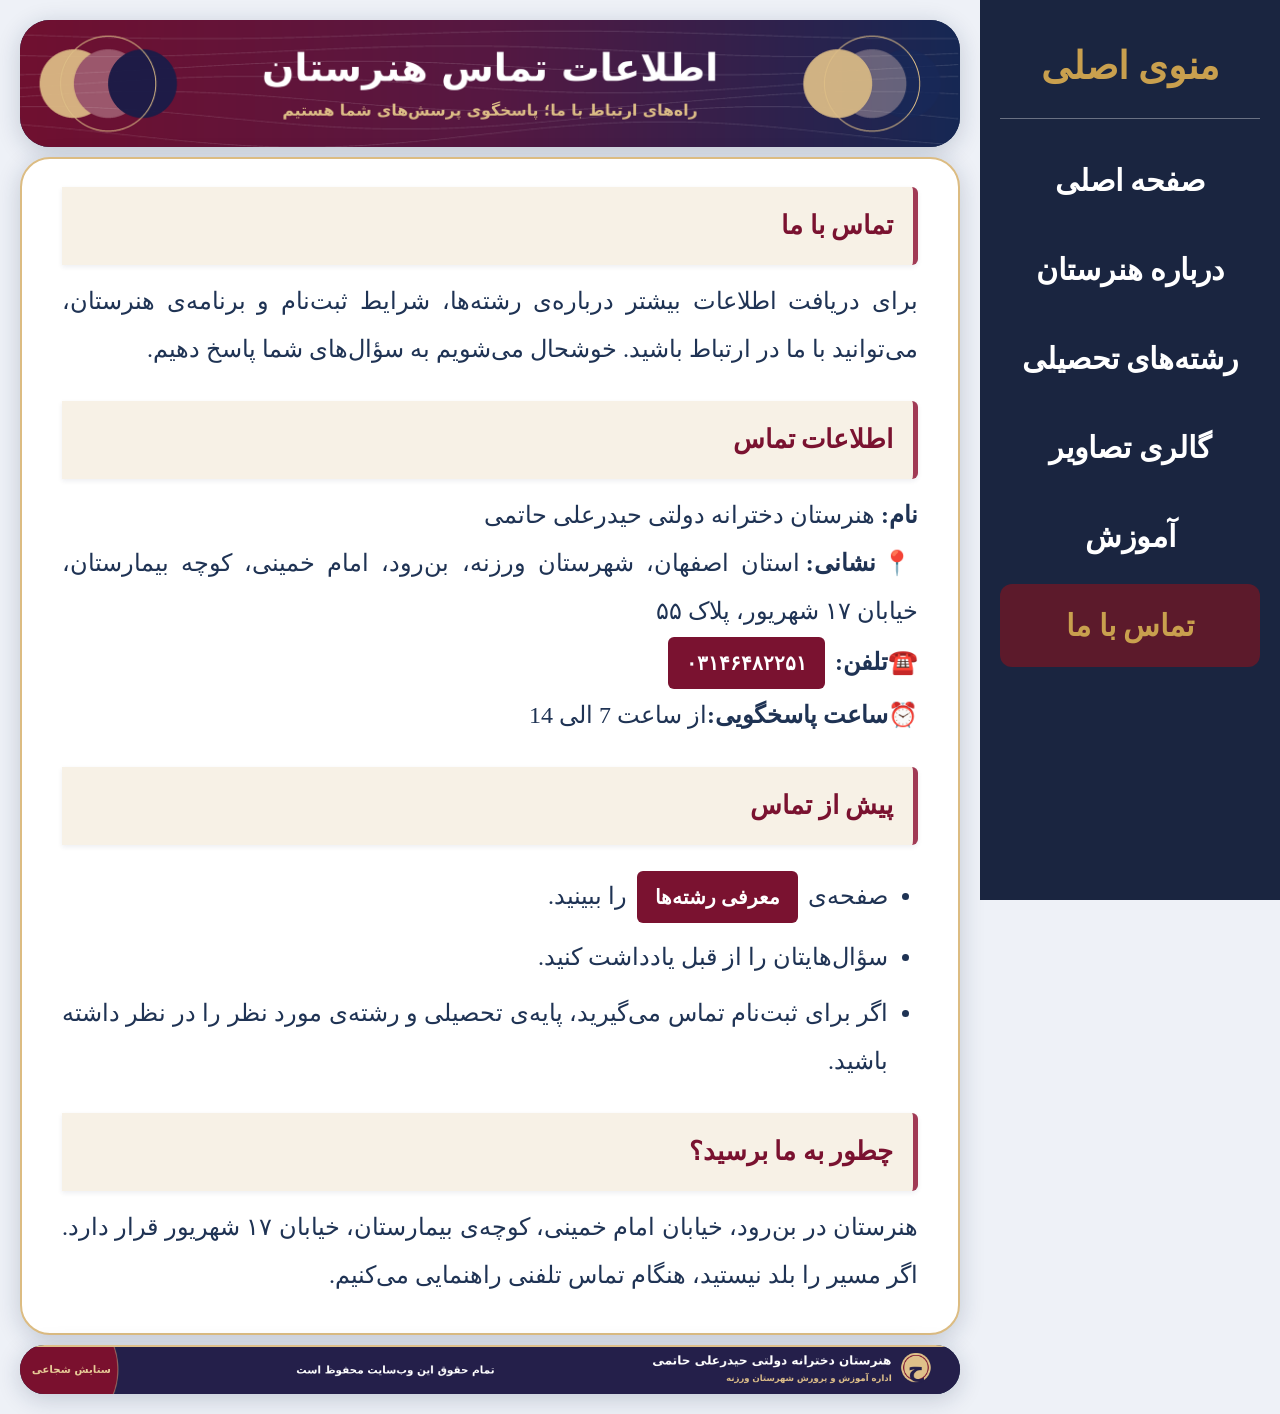
<file: tmas.html>
<!doctype html>
<html lang="fa" dir="rtl">
<head>
<meta charset="utf-8">
<meta name="viewport" content="width=device-width, initial-scale=1">
<title>تماس با ما</title>
<link rel="stylesheet" href="style4.css">
</head>
<body>
<div class="header"><picture><source media="(max-width:900px)" srcset="banner-tmas-mobile.png"><img src="banner-tmas.png" alt="بنر هنرستان دخترانه حاتمی"></picture></div>

<div class="main">
	<nav class="menu" aria-label="منوی اصلی">
		<div class="menu-title">منوی اصلی</div>
		<ul>
			<li><a href="index.html">صفحه اصلی</a></li>
			<li><a href="moarefi.html">درباره هنرستان</a></li>
			<li><a href="reshteh.html">رشته‌های تحصیلی</a></li>
			<li><a href="galeri.html">گالری تصاویر</a></li>
			<li><a href="amozesh.html">آموزش</a></li>
			<li><a href="tmas.html" class="active">تماس با ما</a></li>
		</ul>
	</nav>
	<div class="content">
<h3>تماس با ما</h3>
<p>
برای دریافت اطلاعات بیشتر درباره‌ی رشته‌ها، شرایط ثبت‌نام و برنامه‌ی هنرستان، می‌توانید با ما در ارتباط باشید. خوشحال می‌شویم به سؤال‌های شما پاسخ دهیم.
</p>

<h3>اطلاعات تماس</h3>
<p>
<strong>نام:</strong> هنرستان دخترانه دولتی حیدرعلی حاتمی<br>
<strong>📍نشانی:</strong> استان اصفهان، شهرستان ورزنه، بن‌رود، امام خمینی، کوچه بیمارستان، خیابان ۱۷ شهریور، پلاک ۵۵<br>
<strong>☎️تلفن:</strong> <a href="tel:03146482251">۰۳۱۴۶۴۸۲۲۵۱</a><br>
	<strong>⏰ساعت پاسخگویی:</strong>از ساعت 7 الی 14
</p>
<!-- وقتی ایمیل آماده شد: <strong>ایمیل:</strong> <a href="mailto:آدرس-ایمیل">آدرس-ایمیل</a> -->

<h3>پیش از تماس</h3>
<ul>
  <li>صفحه‌ی <a href="reshteh.html">معرفی رشته‌ها</a> را ببینید.</li>
  <li>سؤال‌هایتان را از قبل یادداشت کنید.</li>
  <li>اگر برای ثبت‌نام تماس می‌گیرید، پایه‌ی تحصیلی و رشته‌ی مورد نظر را در نظر داشته باشید.</li>
</ul>

<h3>چطور به ما برسید؟</h3>
<p>
هنرستان در بن‌رود، خیابان امام خمینی، کوچه‌ی بیمارستان، خیابان ۱۷ شهریور قرار دارد. اگر مسیر را بلد نیستید، هنگام تماس تلفنی راهنمایی می‌کنیم.
</p>
	</div>
</div>

<div class="footer"><picture><source media="(max-width:900px)" srcset="footer-mobile.png"><img src="footer-5.png" alt=""></picture></div>
</body>
</html>
</file>
<file: style4.css>
@charset "utf-8";
*,*::before,*::after{ box-sizing:border-box; }

/* عرض منو؛ در گوشی‌ها خودکار باریک‌تر می‌شود */
:root{ --menu-w:300px; --gap:20px; }

html{ background-color:#eef1f7; -webkit-text-size-adjust:100%; }
body{
	font-family: Baskerville, "Palatino Linotype", Palatino, "Century Schoolbook L", "Times New Roman", serif;
	font-size:14px;
	direction:rtl;
	min-height:100vh;
	display:flex;
	flex-direction:column;
	/* ترتیب: بالا، راست، پایین، چپ — راست = عرض منو + فاصله */
	margin:var(--gap) calc(var(--menu-w) + var(--gap)) var(--gap) var(--gap);
}
img{ max-width:100%; height:auto; }

/* بالای صفحه: عکس با نسبت اصلی، بدون کشیدگی و بدون برش */
.header,.footer{
	width:100%;
	border-radius:30px;
	overflow:hidden;
	background-color:#14284b;
	box-shadow:0 5px 25px rgba(20,40,75,.20);
	flex-shrink:0;
}
.header{ margin-bottom:10px; }
.header img,.footer img{ display:block; width:100%; height:auto; }

.main{ width:100%; margin:0 auto 10px; display:flex; align-items:flex-start; flex-shrink:0; }
.content{
	background-color:#fff;
	width:100%;
	min-width:0;
	min-height:700px;
	overflow-wrap:break-word;
	padding:20px 40px;
	text-align:justify;
	font-size:24px;
	line-height:2;
	color:#1f3354;
	border:2px solid #dcbc82;
	border-radius:30px;
	box-shadow:0 5px 25px rgba(20,40,75,.20);
}
.content h3{
	color:#7a1230;
	font-size:26px;
	font-weight:700;
	background-color:#f7f1e6;
	margin:28px 0 12px;
	padding:13px 20px;
	border-right:5px solid #a13a55;
	border-radius:0 6px 6px 0;
	text-align:right;
	box-shadow:0 2px 5px rgba(20,40,75,.08);
}
.content h3:first-child{ margin-top:8px; }
.content .menu-title{ text-align:right; border-bottom:4px solid #c9a04e; }
.content p{ margin:0 0 14px; }
.content ul{ padding:0 30px 0 0; list-style:disc; }
.content li{ margin-top:8px; }
.content a:link,.content a:visited{
	display:inline-block;
	background-color:#7a1230;
	color:#fff;
	font-size:20px;
	font-weight:600;
	padding:6px 18px;
	margin:2px 4px;
	border-radius:6px;
	text-decoration:none;
	text-align:center;
	transition:background-color .2s;
}
.content a:hover{ background-color:#a13a55; }

/* منو: همیشه نوار کناری سمت راست (کامپیوتر و گوشی) */
.menu{
	position:fixed;
	top:0; right:0;
	width:var(--menu-w);
	height:100vh;
	height:100dvh;
	background:#1a2540;
	padding:40px 20px;
	overflow-y:auto;
	z-index:1000;
}
.menu-title{
	margin:0 0 20px;
	padding:0 0 25px;
	text-align:center;
	color:#c9a04e;
	font-size:38px;
	font-weight:900;
	line-height:1.4;
	border-bottom:1px solid rgba(255,255,255,.35);
}
.menu ul{ list-style:none; margin:0; padding:0; }
.menu li{ margin:0 0 6px; }
.menu a:link,.menu a:visited{
	display:block;
	padding:24px 20px;
	font-size:30px;
	font-weight:600;
	color:#fff;
	text-align:center;
	text-decoration:none;
	border-radius:12px;
	overflow-wrap:break-word;
	transition:background-color .2s,color .2s;
}
.menu a:hover,.menu a:focus-visible,.menu a.active{ background-color:#5c1a2b; color:#c9a04e; }

/* گالری: عکس‌ها کامل و با نسبت اصلی نمایش داده می‌شوند */
.gallery-section{ margin:30px 0; }
.gallery-section h4{
	margin:0 0 10px;
	padding:8px 18px;
	display:inline-block;
	background-color:#7a1230;
	color:#fff;
	font-size:18px;
	border-radius:999px;
}
.gallery{
	display:grid;
	grid-template-columns:repeat(auto-fill,minmax(min(100%,200px),1fr));
	gap:16px;
	margin:20px 0;
	align-items:start;
}
.gallery figure{
	margin:0;
	background:#fff;
	border:1.5px solid #dcbc82;
	border-radius:20px;
	overflow:hidden;
	box-shadow:0 4px 14px rgba(20,40,75,.15);
}
.gallery img{ width:100%; height:auto; display:block; }
.gallery figcaption{ padding:10px 14px; font-size:15px; line-height:1.7; text-align:center; color:#1f3354; }

/* تبلت و گوشی: بنر و فوتر تمام‌عرض؛ منو کنار محتوا و باریک */
@media (max-width:900px){
	:root{ --menu-w:clamp(84px,22vw,200px); --gap:10px; }
	body{ margin:var(--gap); }
	.menu{
		position:sticky;
		top:var(--gap);
		right:auto;
		flex:0 0 var(--menu-w);
		width:var(--menu-w);
		height:auto;
		max-height:calc(100vh - 2 * var(--gap));
		max-height:calc(100dvh - 2 * var(--gap));
		margin-left:var(--gap);
		border-radius:clamp(12px,3vw,20px);
		padding:14px 8px;
		z-index:10;
	}
	.menu .menu-title{
		font-size:clamp(13px,3.4vw,20px);
		padding:0 0 10px;
		margin:0 0 12px;
	}
	.menu li{ margin:0 0 5px; }
	.menu a:link,.menu a:visited{
		font-size:clamp(12px,3.2vw,18px);
		line-height:1.6;
		padding:12px 4px;
		border-radius:10px;
		background-color:rgba(255,255,255,.07);
	}
	.menu a:hover,.menu a:focus-visible,.menu a.active{ background-color:#5c1a2b; color:#c9a04e; }

	.header,.footer{ border-radius:clamp(12px,3vw,20px); }
	/* در گوشی نسخه‌ی مخصوص موبایل (…-mobile.png) نشان داده می‌شود و با نسبت اصلی، کامل دیده می‌شود */

	.content{
		padding:clamp(10px,3vw,16px);
		min-height:0;
		font-size:clamp(14px,3.8vw,16px);
		line-height:1.9;
		text-align:right;
		border-radius:clamp(12px,3vw,20px);
	}
	.content h3{ font-size:clamp(15px,4vw,18px); padding:10px 12px; margin:22px 0 10px; }
	.content .menu-title{ font-size:clamp(16px,4.6vw,21px); line-height:1.7; padding-bottom:10px; margin-bottom:14px; }
	.content a:link,.content a:visited{ font-size:clamp(13px,3.6vw,15px); padding:6px 12px; }
	.content ul{ padding:0 20px 0 0; }

	.gallery-section{ margin:22px 0; }
	.gallery{ grid-template-columns:repeat(auto-fill,minmax(min(100%,140px),1fr)); gap:10px; }
	.gallery figcaption{ font-size:clamp(12px,3.3vw,13px); padding:8px 10px; }
}

/* گوشی‌های خیلی باریک: گالری تک‌ستونه */
@media (max-width:480px){
	.gallery{ grid-template-columns:1fr; }
}
</file>
